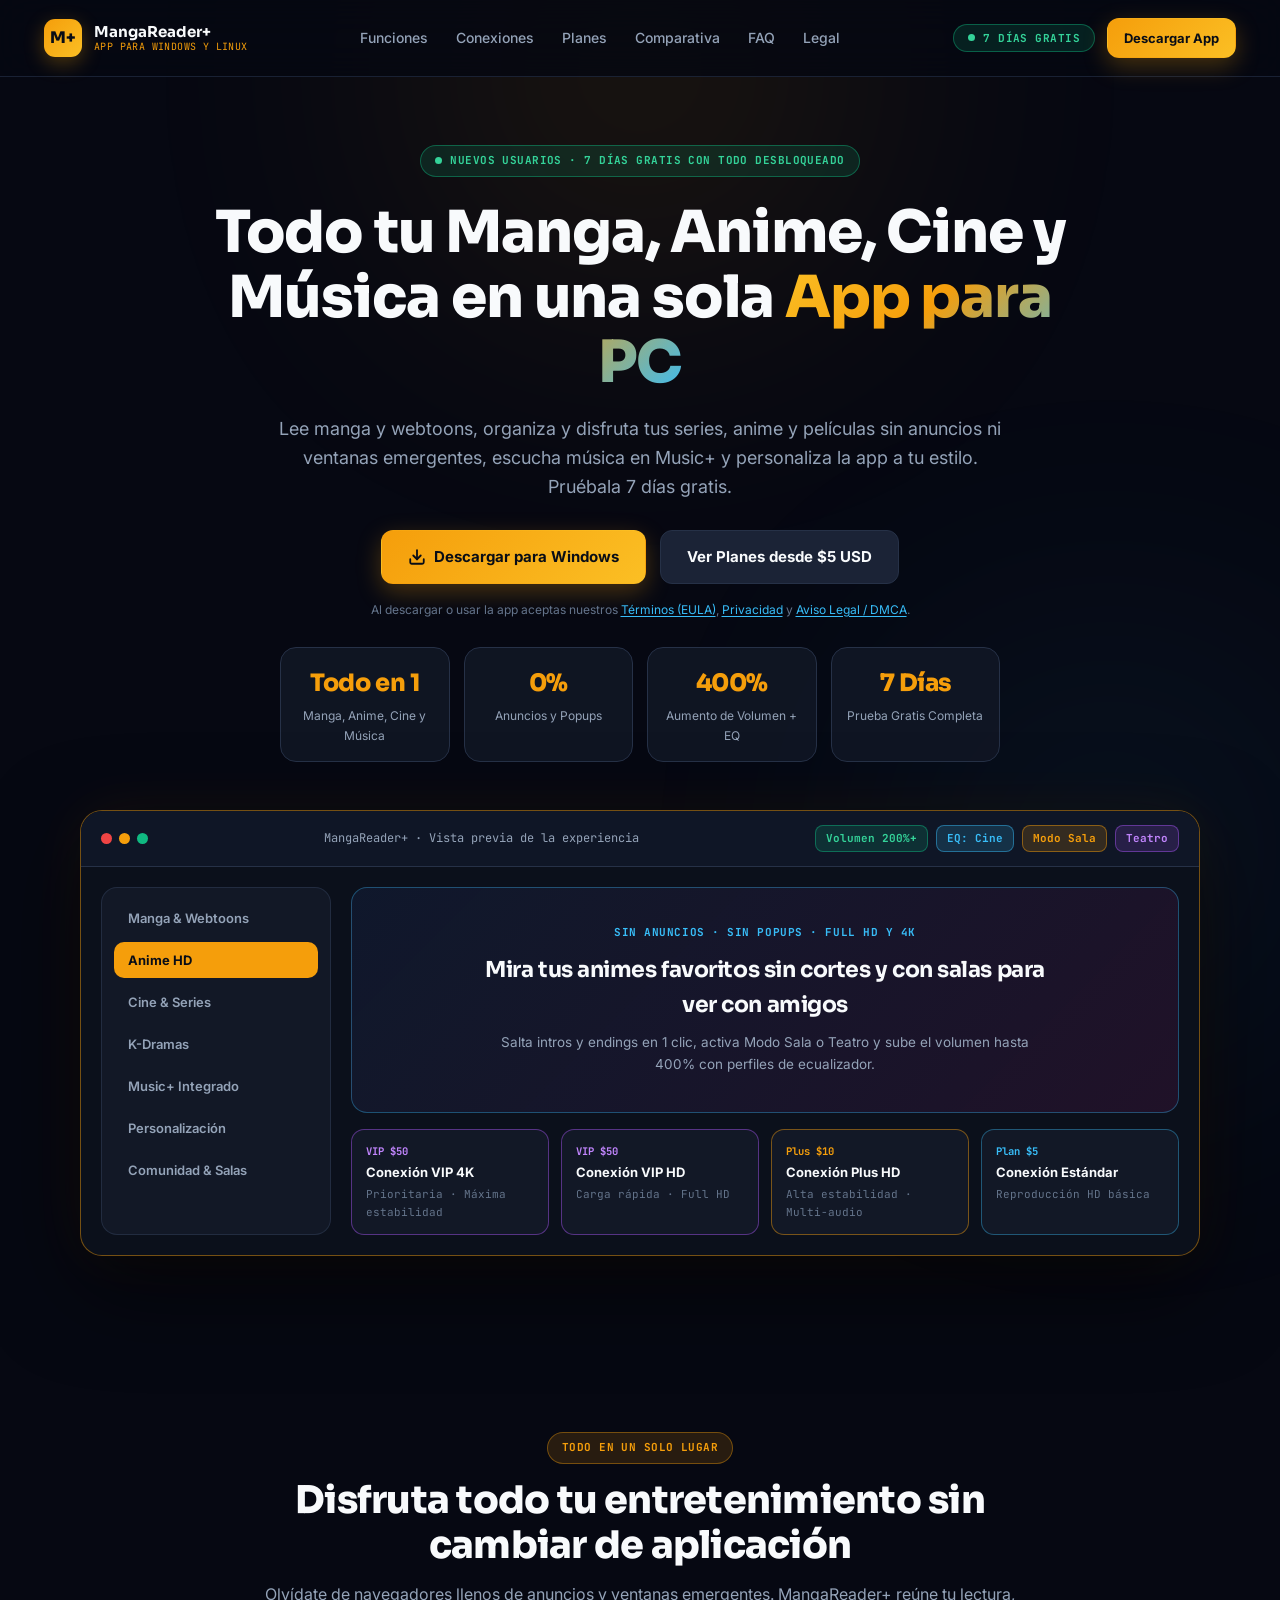
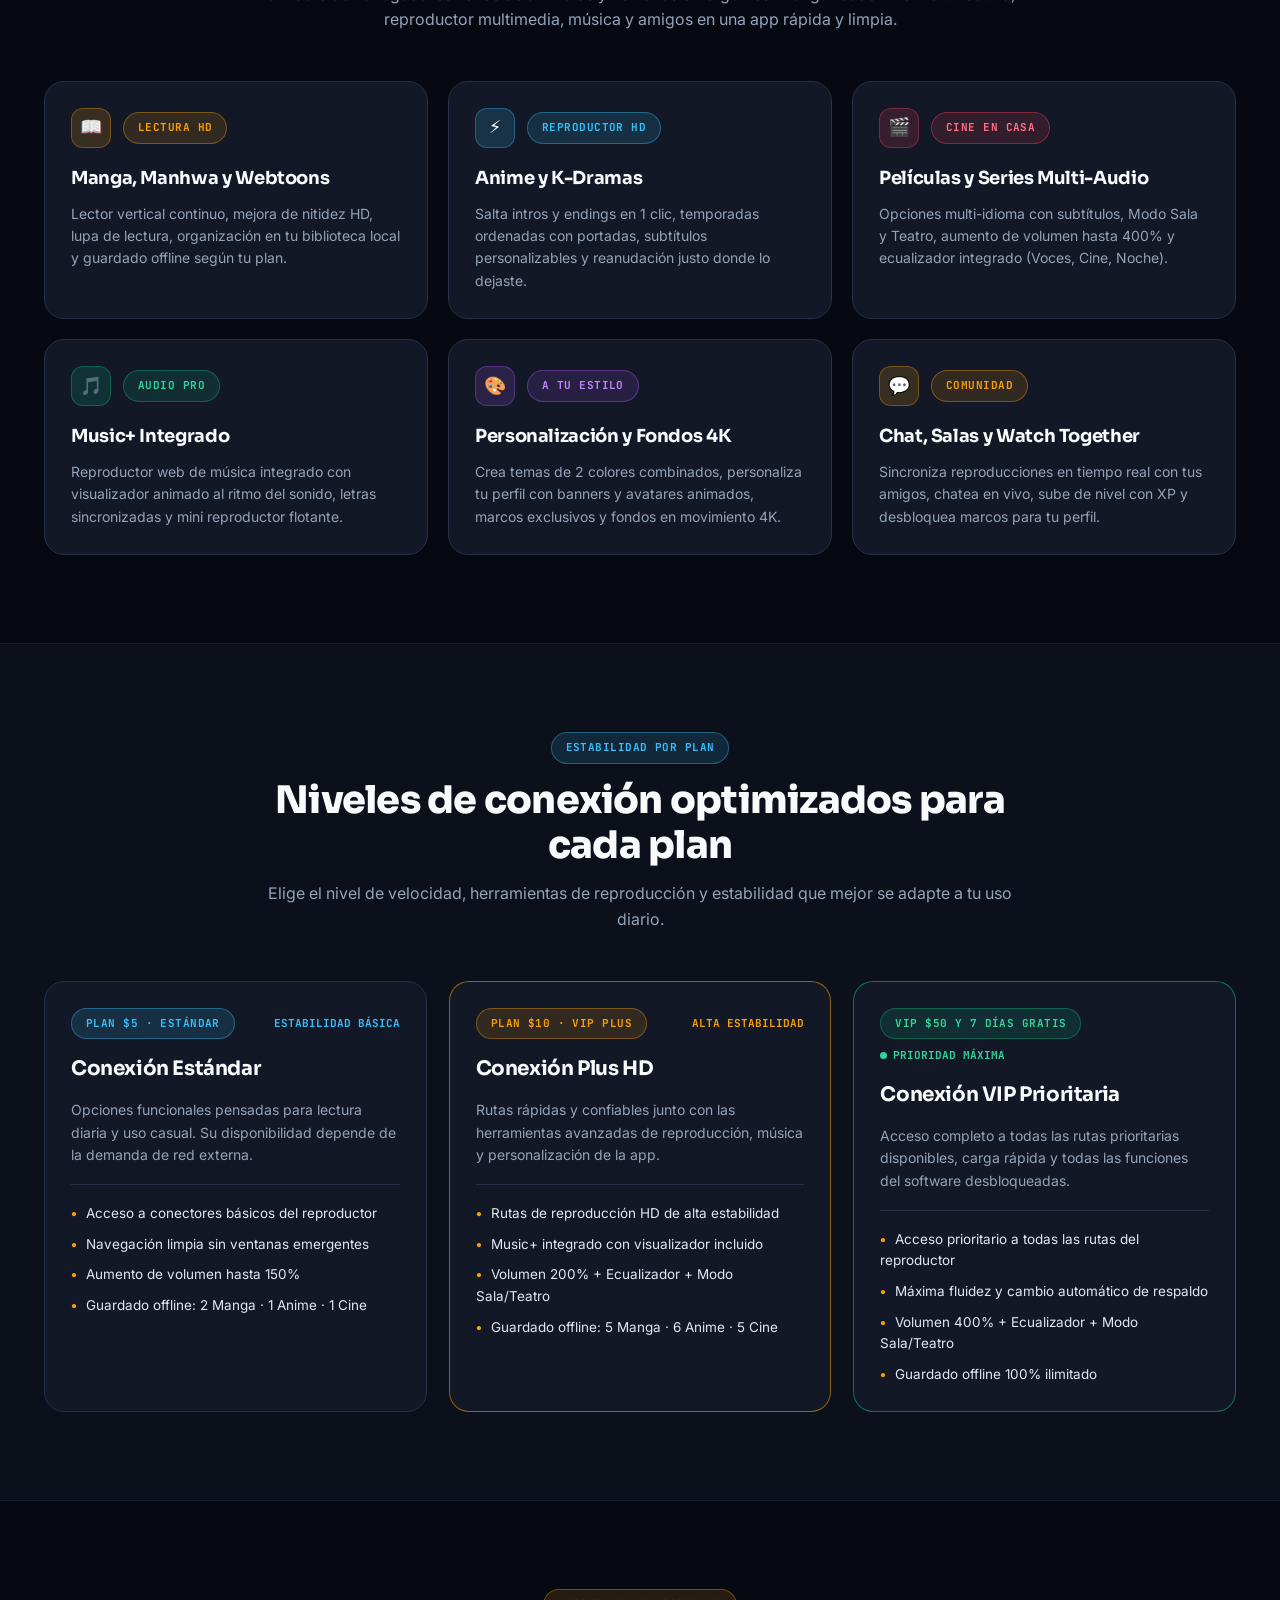
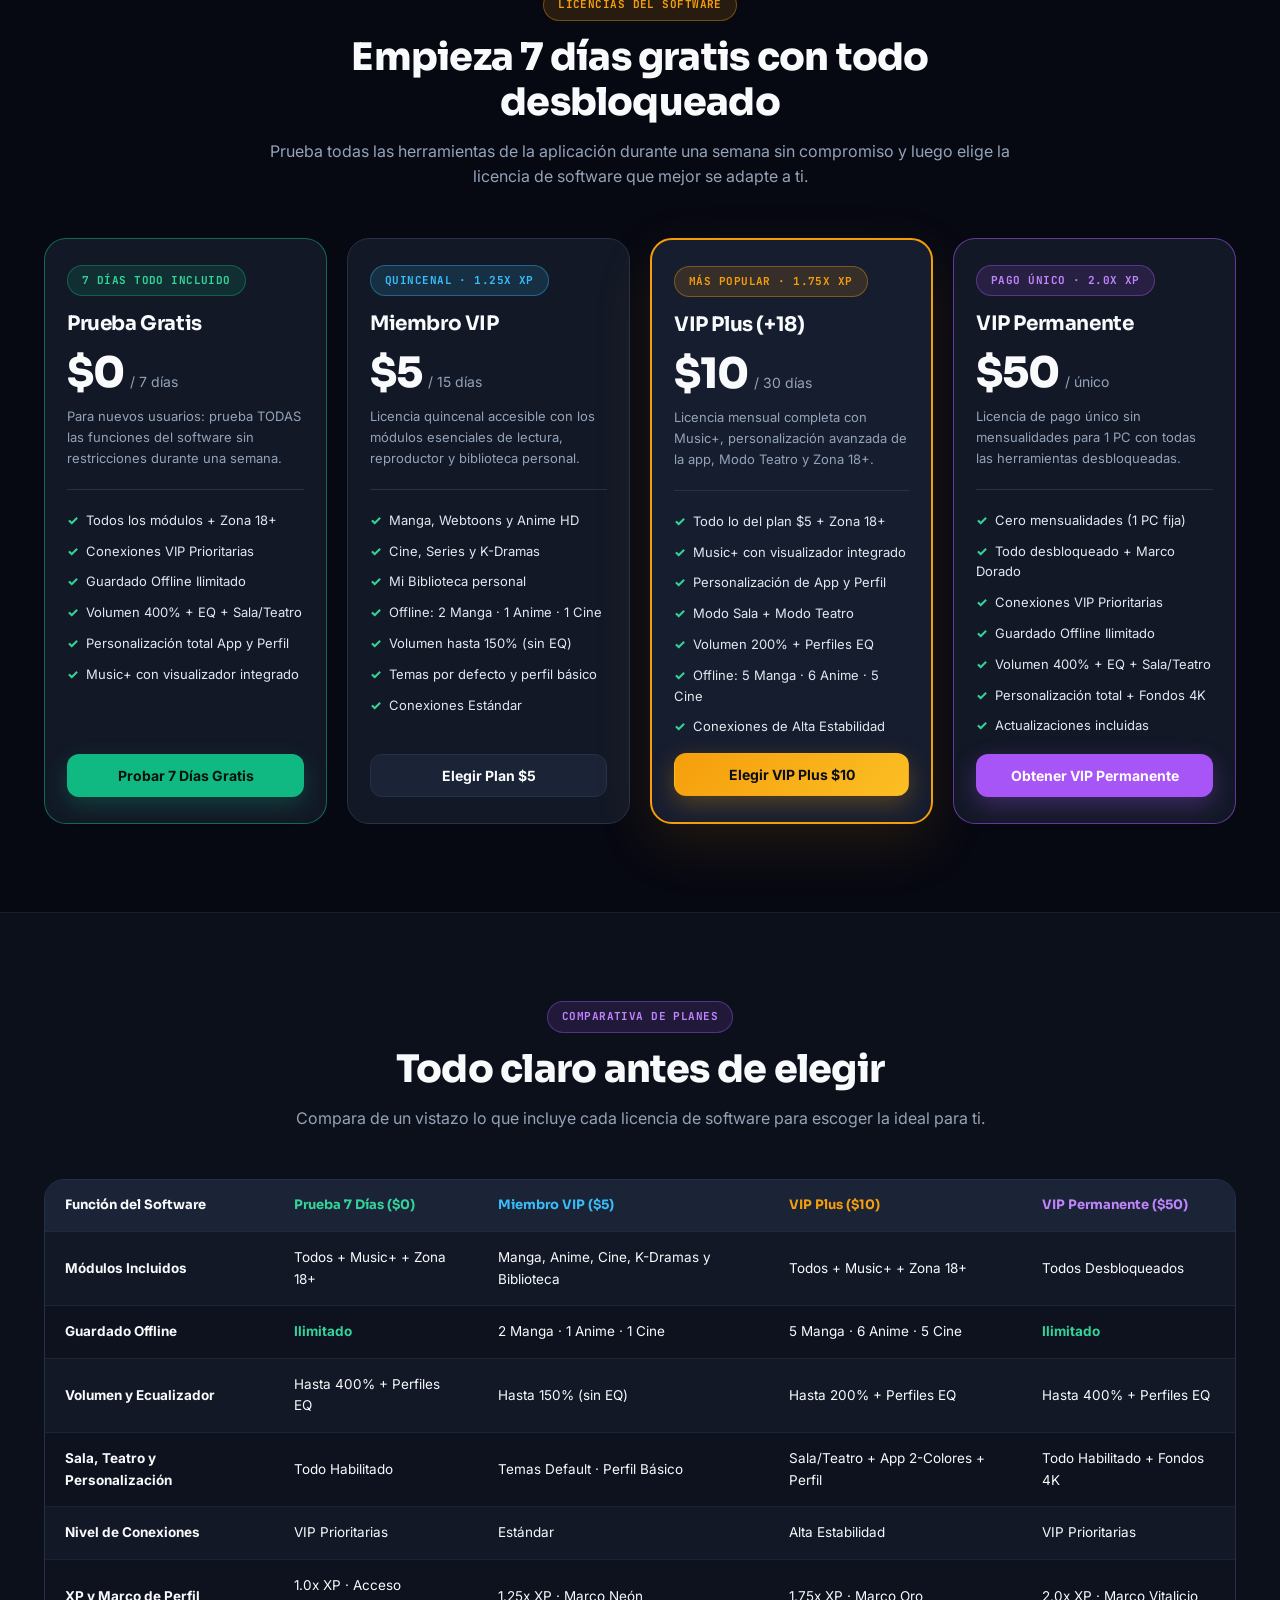
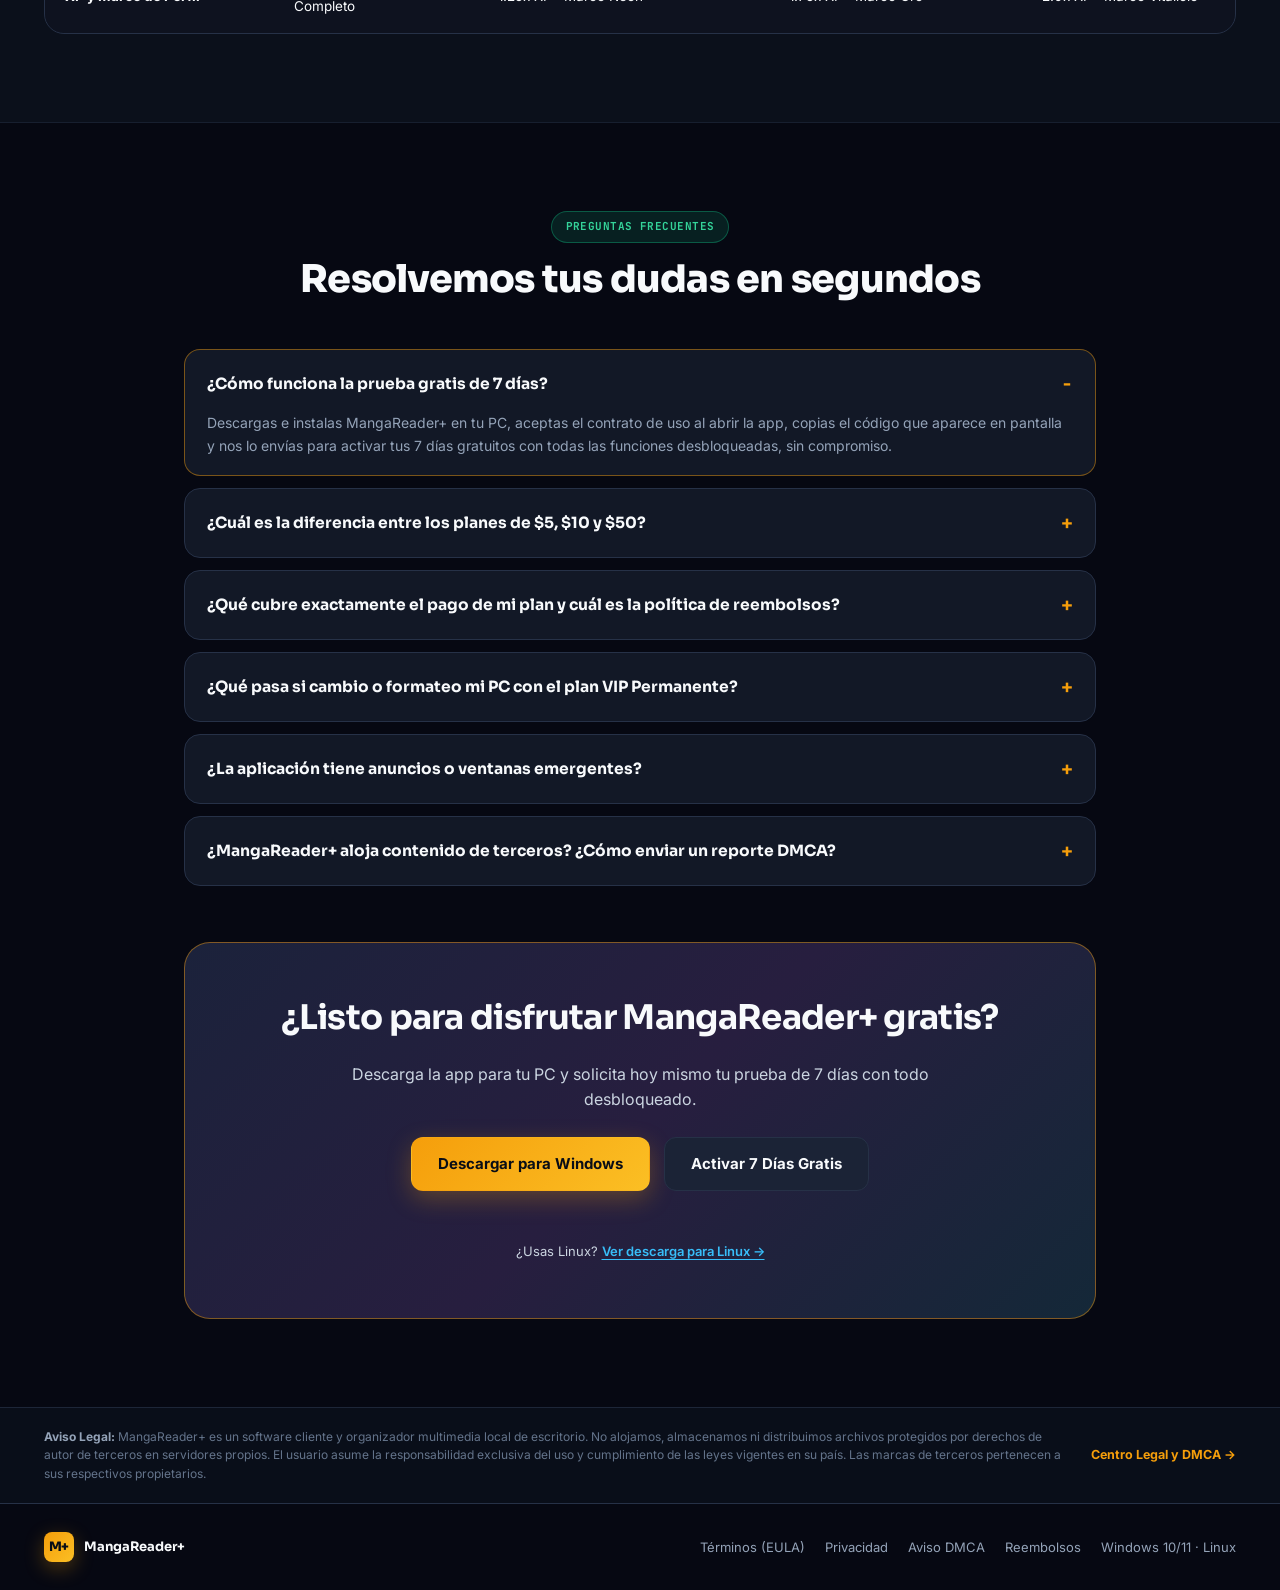
<file: docs/index.html>
<!DOCTYPE html>
<html lang="es">
<head>
  <meta charset="UTF-8" />
  <meta name="viewport" content="width=device-width, initial-scale=1.0" />
  <title>MangaReader+ — Todo tu Manga, Anime, Cine y Música en una sola App</title>
  <meta name="description" content="Lee manga y webtoons, organiza tus series, películas y anime en un reproductor sin anuncios ni popups, escucha música en Music+ y personaliza la app a tu estilo. Pruébala 7 días gratis en Windows y Linux." />
  <meta property="og:title" content="MangaReader+ — App Todo-en-Uno para PC" />
  <meta property="og:description" content="Lector de manga, reproductor multimedia sin ventanas emergentes, Music+ integrado y personalización total. 7 días gratis con todo desbloqueado." />
  <meta property="og:image" content="https://github.com/user-attachments/assets/0fff0aef-9899-4e54-8212-9d727c70598d" />
  <meta name="theme-color" content="#060812" />
  <link rel="icon" href="https://github.com/user-attachments/assets/0fff0aef-9899-4e54-8212-9d727c70598d" />
  <link rel="preconnect" href="https://fonts.googleapis.com" />
  <link rel="preconnect" href="https://fonts.gstatic.com" crossorigin />
  <link href="https://fonts.googleapis.com/css2?family=Inter:wght@400;500;600;700;800&family=JetBrains+Mono:wght@500;700&family=Sora:wght@600;700;800&display=swap" rel="stylesheet" />
  <link rel="stylesheet" href="./styles.css" />
</head>
<body>
  <!-- Ambient Background Glows -->
  <div class="ambient-glow ambient-amber" aria-hidden="true"></div>
  <div class="ambient-glow ambient-cyan" aria-hidden="true"></div>

  <!-- Navbar -->
  <header class="navbar" id="top">
    <div class="container nav-inner">
      <a href="#top" class="brand" aria-label="MangaReader+">
        <span class="brand-mark">M+</span>
        <span class="brand-text">
          <strong>MangaReader+</strong>
          <small>APP PARA WINDOWS Y LINUX</small>
        </span>
      </a>

      <nav class="nav-links" aria-label="Navegación principal">
        <a href="#funciones">Funciones</a>
        <a href="#servidores">Conexiones</a>
        <a href="#planes">Planes</a>
        <a href="#comparativa">Comparativa</a>
        <a href="#faq">FAQ</a>
        <a href="./legal.html">Legal</a>
      </nav>

      <div class="nav-actions">
        <button type="button" class="pill-emerald nav-trial-btn" data-open-modal="Prueba Gratis 7 Días ($0)">
          <span class="pulse-dot"></span> 7 Días Gratis
        </button>
        <a href="https://github.com/snaxky915-dotcom/MangaReader_Enterprise_v3/releases/latest" target="_blank" rel="noopener noreferrer" class="btn btn-primary btn-sm">
          Descargar App
        </a>
        <button type="button" class="mobile-menu-btn" id="mobileMenuBtn" aria-label="Abrir menú" aria-expanded="false">
          <span></span><span></span><span></span>
        </button>
      </div>
    </div>

    <div class="mobile-drawer" id="mobileDrawer" hidden>
      <a href="#funciones">Funciones</a>
      <a href="#servidores">Conexiones</a>
      <a href="#planes">Planes y Precios</a>
      <a href="#comparativa">Comparativa</a>
      <a href="#faq">Preguntas Frecuentes</a>
      <a href="./legal.html">Términos, Privacidad y DMCA</a>
      <button type="button" class="btn btn-emerald btn-block" data-open-modal="Prueba Gratis 7 Días ($0)">Activar 7 Días Gratis</button>
      <a href="https://github.com/snaxky915-dotcom/MangaReader_Enterprise_v3/releases/latest" target="_blank" rel="noopener noreferrer" class="btn btn-primary btn-block">Descargar para Windows</a>
    </div>
  </header>

  <main>
    <!-- Hero Section -->
    <section class="hero">
      <div class="container hero-inner">
        <div class="pill-emerald hero-announcement">
          <span class="pulse-dot"></span>
          NUEVOS USUARIOS · 7 DÍAS GRATIS CON TODO DESBLOQUEADO
        </div>

        <h1 class="hero-title">
          Todo tu Manga, Anime, Cine y Música en una sola <span class="text-gradient">App para PC</span>
        </h1>

        <p class="hero-subtitle">
          Lee manga y webtoons, organiza y disfruta tus series, anime y películas sin anuncios ni ventanas emergentes, escucha música en Music+ y personaliza la app a tu estilo. Pruébala 7 días gratis.
        </p>

        <div class="hero-ctas">
          <a href="https://github.com/snaxky915-dotcom/MangaReader_Enterprise_v3/releases/latest" target="_blank" rel="noopener noreferrer" class="btn btn-primary btn-lg">
            <svg width="18" height="18" viewBox="0 0 24 24" fill="none" stroke="currentColor" stroke-width="2.4" stroke-linecap="round" stroke-linejoin="round" aria-hidden="true"><path d="M21 15v4a2 2 0 0 1-2 2H5a2 2 0 0 1-2-2v-4"/><polyline points="7 10 12 15 17 10"/><line x1="12" y1="15" x2="12" y2="3"/></svg>
            Descargar para Windows
          </a>
          <a href="#planes" class="btn btn-secondary btn-lg">
            Ver Planes desde $5 USD
          </a>
        </div>

        <p class="hero-legal-note">
          Al descargar o usar la app aceptas nuestros <a href="./legal.html#terminos">Términos (EULA)</a>, <a href="./legal.html#privacidad">Privacidad</a> y <a href="./legal.html#dmca">Aviso Legal / DMCA</a>.
        </p>

        <div class="hero-metrics">
          <div class="metric-card">
            <span class="metric-val">Todo en 1</span>
            <span class="metric-lbl">Manga, Anime, Cine y Música</span>
          </div>
          <div class="metric-card">
            <span class="metric-val">0%</span>
            <span class="metric-lbl">Anuncios y Popups</span>
          </div>
          <div class="metric-card">
            <span class="metric-val">400%</span>
            <span class="metric-lbl">Aumento de Volumen + EQ</span>
          </div>
          <div class="metric-card">
            <span class="metric-val">7 Días</span>
            <span class="metric-lbl">Prueba Gratis Completa</span>
          </div>
        </div>

        <!-- Interactive Desktop App Showcase Window -->
        <div class="app-window" aria-label="Vista previa interactiva de MangaReader+">
          <div class="app-titlebar">
            <div class="window-dots" aria-hidden="true">
              <span class="dot red"></span>
              <span class="dot yellow"></span>
              <span class="dot green"></span>
            </div>
            <span class="window-title">MangaReader+ · Vista previa de la experiencia</span>
            <div class="window-chips">
              <span class="chip chip-emerald">Volumen 200%+</span>
              <span class="chip chip-cyan">EQ: Cine</span>
              <span class="chip chip-amber">Modo Sala</span>
              <span class="chip chip-violet">Teatro</span>
            </div>
          </div>

          <div class="app-body">
            <aside class="app-sidebar" role="tablist" aria-label="Módulos en vista previa">
              <button type="button" class="app-nav-item" role="tab" data-preview="manga">Manga &amp; Webtoons</button>
              <button type="button" class="app-nav-item active" role="tab" aria-selected="true" data-preview="anime">Anime HD</button>
              <button type="button" class="app-nav-item" role="tab" data-preview="cine">Cine &amp; Series</button>
              <button type="button" class="app-nav-item" role="tab" data-preview="kdramas">K-Dramas</button>
              <button type="button" class="app-nav-item" role="tab" data-preview="music">Music+ Integrado</button>
              <button type="button" class="app-nav-item" role="tab" data-preview="personalizacion">Personalización</button>
              <button type="button" class="app-nav-item" role="tab" data-preview="comunidad">Comunidad &amp; Salas</button>
            </aside>

            <div class="app-stage">
              <div class="stage-screen" id="stageScreen">
                <span class="stage-eyebrow" id="stageEyebrow">SIN ANUNCIOS · SIN POPUPS · FULL HD Y 4K</span>
                <h3 class="stage-headline" id="stageHeadline">Mira tus animes favoritos sin cortes y con salas para ver con amigos</h3>
                <p class="stage-meta" id="stageMeta">Salta intros y endings en 1 clic, activa Modo Sala o Teatro y sube el volumen hasta 400% con perfiles de ecualizador.</p>
              </div>

              <div class="server-matrix" id="serverMatrix">
                <div class="srv-pill srv-vip">
                  <span class="srv-tag">VIP $50</span>
                  <strong>Conexión VIP 4K</strong>
                  <small>Prioritaria · Máxima estabilidad</small>
                </div>
                <div class="srv-pill srv-vip">
                  <span class="srv-tag">VIP $50</span>
                  <strong>Conexión VIP HD</strong>
                  <small>Carga rápida · Full HD</small>
                </div>
                <div class="srv-pill srv-plus">
                  <span class="srv-tag">Plus $10</span>
                  <strong>Conexión Plus HD</strong>
                  <small>Alta estabilidad · Multi-audio</small>
                </div>
                <div class="srv-pill srv-base">
                  <span class="srv-tag">Plan $5</span>
                  <strong>Conexión Estándar</strong>
                  <small>Reproducción HD básica</small>
                </div>
              </div>
            </div>
          </div>
        </div>
      </div>
    </section>

    <!-- Section 3: Ecosystem Modules Bento -->
    <section class="section" id="funciones">
      <div class="container">
        <div class="section-header">
          <span class="eyebrow eyebrow-amber">TODO EN UN SOLO LUGAR</span>
          <h2>Disfruta todo tu entretenimiento sin cambiar de aplicación</h2>
          <p>Olvídate de navegadores llenos de anuncios y ventanas emergentes. MangaReader+ reúne tu lectura, reproductor multimedia, música y amigos en una app rápida y limpia.</p>
        </div>

        <div class="bento-grid">
          <article class="feature-card">
            <div class="feature-top">
              <span class="icon-box icon-amber">📖</span>
              <span class="mini-tag tag-amber">LECTURA HD</span>
            </div>
            <h3>Manga, Manhwa y Webtoons</h3>
            <p>Lector vertical continuo, mejora de nitidez HD, lupa de lectura, organización en tu biblioteca local y guardado offline según tu plan.</p>
          </article>

          <article class="feature-card">
            <div class="feature-top">
              <span class="icon-box icon-cyan">⚡</span>
              <span class="mini-tag tag-cyan">REPRODUCTOR HD</span>
            </div>
            <h3>Anime y K-Dramas</h3>
            <p>Salta intros y endings en 1 clic, temporadas ordenadas con portadas, subtítulos personalizables y reanudación justo donde lo dejaste.</p>
          </article>

          <article class="feature-card">
            <div class="feature-top">
              <span class="icon-box icon-rose">🎬</span>
              <span class="mini-tag tag-rose">CINE EN CASA</span>
            </div>
            <h3>Películas y Series Multi-Audio</h3>
            <p>Opciones multi-idioma con subtítulos, Modo Sala y Teatro, aumento de volumen hasta 400% y ecualizador integrado (Voces, Cine, Noche).</p>
          </article>

          <article class="feature-card">
            <div class="feature-top">
              <span class="icon-box icon-emerald">🎵</span>
              <span class="mini-tag tag-emerald">AUDIO PRO</span>
            </div>
            <h3>Music+ Integrado</h3>
            <p>Reproductor web de música integrado con visualizador animado al ritmo del sonido, letras sincronizadas y mini reproductor flotante.</p>
          </article>

          <article class="feature-card">
            <div class="feature-top">
              <span class="icon-box icon-violet">🎨</span>
              <span class="mini-tag tag-violet">A TU ESTILO</span>
            </div>
            <h3>Personalización y Fondos 4K</h3>
            <p>Crea temas de 2 colores combinados, personaliza tu perfil con banners y avatares animados, marcos exclusivos y fondos en movimiento 4K.</p>
          </article>

          <article class="feature-card">
            <div class="feature-top">
              <span class="icon-box icon-amber">💬</span>
              <span class="mini-tag tag-amber">COMUNIDAD</span>
            </div>
            <h3>Chat, Salas y Watch Together</h3>
            <p>Sincroniza reproducciones en tiempo real con tus amigos, chatea en vivo, sube de nivel con XP y desbloquea marcos para tu perfil.</p>
          </article>
        </div>
      </div>
    </section>

    <!-- Section 4: 3-Tier Connection Stability -->
    <section class="section section-elevated" id="servidores">
      <div class="container">
        <div class="section-header">
          <span class="eyebrow eyebrow-cyan">ESTABILIDAD POR PLAN</span>
          <h2>Niveles de conexión optimizados para cada plan</h2>
          <p>Elige el nivel de velocidad, herramientas de reproducción y estabilidad que mejor se adapte a tu uso diario.</p>
        </div>

        <div class="servers-grid">
          <article class="server-card">
            <div class="server-card-head">
              <span class="mini-tag tag-cyan">PLAN $5 · ESTÁNDAR</span>
              <span class="uptime-badge uptime-cyan">ESTABILIDAD BÁSICA</span>
            </div>
            <h3>Conexión Estándar</h3>
            <p>Opciones funcionales pensadas para lectura diaria y uso casual. Su disponibilidad depende de la demanda de red externa.</p>
            <hr class="card-divider" />
            <ul class="check-list">
              <li>Acceso a conectores básicos del reproductor</li>
              <li>Navegación limpia sin ventanas emergentes</li>
              <li>Aumento de volumen hasta 150%</li>
              <li>Guardado offline: 2 Manga · 1 Anime · 1 Cine</li>
            </ul>
          </article>

          <article class="server-card server-card-amber">
            <div class="server-card-head">
              <span class="mini-tag tag-amber">PLAN $10 · VIP PLUS</span>
              <span class="uptime-badge uptime-amber">ALTA ESTABILIDAD</span>
            </div>
            <h3>Conexión Plus HD</h3>
            <p>Rutas rápidas y confiables junto con las herramientas avanzadas de reproducción, música y personalización de la app.</p>
            <hr class="card-divider" />
            <ul class="check-list">
              <li>Rutas de reproducción HD de alta estabilidad</li>
              <li>Music+ integrado con visualizador incluido</li>
              <li>Volumen 200% + Ecualizador + Modo Sala/Teatro</li>
              <li>Guardado offline: 5 Manga · 6 Anime · 5 Cine</li>
            </ul>
          </article>

          <article class="server-card server-card-emerald">
            <div class="server-card-head">
              <span class="mini-tag tag-emerald">VIP $50 Y 7 DÍAS GRATIS</span>
              <span class="uptime-badge uptime-emerald"><span class="pulse-dot"></span> PRIORIDAD MÁXIMA</span>
            </div>
            <h3>Conexión VIP Prioritaria</h3>
            <p>Acceso completo a todas las rutas prioritarias disponibles, carga rápida y todas las funciones del software desbloqueadas.</p>
            <hr class="card-divider" />
            <ul class="check-list">
              <li>Acceso prioritario a todas las rutas del reproductor</li>
              <li>Máxima fluidez y cambio automático de respaldo</li>
              <li>Volumen 400% + Ecualizador + Modo Sala/Teatro</li>
              <li>Guardado offline 100% ilimitado</li>
            </ul>
          </article>
        </div>
      </div>
    </section>

    <!-- Section 5: Commercial Pricing Plans -->
    <section class="section" id="planes">
      <div class="container">
        <div class="section-header">
          <span class="eyebrow eyebrow-amber">LICENCIAS DEL SOFTWARE</span>
          <h2>Empieza 7 días gratis con todo desbloqueado</h2>
          <p>Prueba todas las herramientas de la aplicación durante una semana sin compromiso y luego elige la licencia de software que mejor se adapte a ti.</p>
        </div>

        <div class="pricing-grid">
          <!-- Plan 0: 7 Days Free Full Trial -->
          <article class="pricing-card card-emerald">
            <div class="pricing-top">
              <span class="mini-tag tag-emerald">7 DÍAS TODO INCLUIDO</span>
              <h3>Prueba Gratis</h3>
              <div class="price-row">
                <span class="price-amount">$0</span>
                <span class="price-cycle">/ 7 días</span>
              </div>
              <p class="plan-desc">Para nuevos usuarios: prueba TODAS las funciones del software sin restricciones durante una semana.</p>
            </div>
            <hr class="card-divider" />
            <ul class="plan-features">
              <li>Todos los módulos + Zona 18+</li>
              <li>Conexiones VIP Prioritarias</li>
              <li>Guardado Offline Ilimitado</li>
              <li>Volumen 400% + EQ + Sala/Teatro</li>
              <li>Personalización total App y Perfil</li>
              <li>Music+ con visualizador integrado</li>
            </ul>
            <button type="button" class="btn btn-emerald btn-block" data-open-modal="Prueba Gratis 7 Días ($0)">
              Probar 7 Días Gratis
            </button>
          </article>

          <!-- Plan 1: $5 Miembro VIP -->
          <article class="pricing-card">
            <div class="pricing-top">
              <span class="mini-tag tag-cyan">QUINCENAL · 1.25x XP</span>
              <h3>Miembro VIP</h3>
              <div class="price-row">
                <span class="price-amount">$5</span>
                <span class="price-cycle">/ 15 días</span>
              </div>
              <p class="plan-desc">Licencia quincenal accesible con los módulos esenciales de lectura, reproductor y biblioteca personal.</p>
            </div>
            <hr class="card-divider" />
            <ul class="plan-features">
              <li>Manga, Webtoons y Anime HD</li>
              <li>Cine, Series y K-Dramas</li>
              <li>Mi Biblioteca personal</li>
              <li>Offline: 2 Manga · 1 Anime · 1 Cine</li>
              <li>Volumen hasta 150% (sin EQ)</li>
              <li>Temas por defecto y perfil básico</li>
              <li>Conexiones Estándar</li>
            </ul>
            <button type="button" class="btn btn-secondary btn-block" data-open-modal="Miembro VIP ($5 / 15 días)">
              Elegir Plan $5
            </button>
          </article>

          <!-- Plan 2: $10 VIP Plus (POPULAR) -->
          <article class="pricing-card card-featured">
            <div class="pricing-top">
              <span class="mini-tag tag-amber">MÁS POPULAR · 1.75x XP</span>
              <h3>VIP Plus (+18)</h3>
              <div class="price-row">
                <span class="price-amount">$10</span>
                <span class="price-cycle">/ 30 días</span>
              </div>
              <p class="plan-desc">Licencia mensual completa con Music+, personalización avanzada de la app, Modo Teatro y Zona 18+.</p>
            </div>
            <hr class="card-divider" />
            <ul class="plan-features">
              <li>Todo lo del plan $5 + Zona 18+</li>
              <li>Music+ con visualizador integrado</li>
              <li>Personalización de App y Perfil</li>
              <li>Modo Sala + Modo Teatro</li>
              <li>Volumen 200% + Perfiles EQ</li>
              <li>Offline: 5 Manga · 6 Anime · 5 Cine</li>
              <li>Conexiones de Alta Estabilidad</li>
            </ul>
            <button type="button" class="btn btn-primary btn-block" data-open-modal="VIP Plus +18 ($10 / mes)">
              Elegir VIP Plus $10
            </button>
          </article>

          <!-- Plan 3: $50 VIP Permanente -->
          <article class="pricing-card card-violet">
            <div class="pricing-top">
              <span class="mini-tag tag-violet">PAGO ÚNICO · 2.0x XP</span>
              <h3>VIP Permanente</h3>
              <div class="price-row">
                <span class="price-amount">$50</span>
                <span class="price-cycle">/ único</span>
              </div>
              <p class="plan-desc">Licencia de pago único sin mensualidades para 1 PC con todas las herramientas desbloqueadas.</p>
            </div>
            <hr class="card-divider" />
            <ul class="plan-features">
              <li>Cero mensualidades (1 PC fija)</li>
              <li>Todo desbloqueado + Marco Dorado</li>
              <li>Conexiones VIP Prioritarias</li>
              <li>Guardado Offline Ilimitado</li>
              <li>Volumen 400% + EQ + Sala/Teatro</li>
              <li>Personalización total + Fondos 4K</li>
              <li>Actualizaciones incluidas</li>
            </ul>
            <button type="button" class="btn btn-violet btn-block" data-open-modal="VIP Permanente ($50 pago único)">
              Obtener VIP Permanente
            </button>
          </article>
        </div>
      </div>
    </section>

    <!-- Section 6: Comparison Table -->
    <section class="section section-elevated" id="comparativa">
      <div class="container">
        <div class="section-header">
          <span class="eyebrow eyebrow-violet">COMPARATIVA DE PLANES</span>
          <h2>Todo claro antes de elegir</h2>
          <p>Compara de un vistazo lo que incluye cada licencia de software para escoger la ideal para ti.</p>
        </div>

        <div class="table-wrap">
          <table class="compare-table">
            <thead>
              <tr>
                <th>Función del Software</th>
                <th class="col-emerald">Prueba 7 Días ($0)</th>
                <th class="col-cyan">Miembro VIP ($5)</th>
                <th class="col-amber">VIP Plus ($10)</th>
                <th class="col-violet">VIP Permanente ($50)</th>
              </tr>
            </thead>
            <tbody>
              <tr>
                <td><strong>Módulos Incluidos</strong></td>
                <td>Todos + Music+ + Zona 18+</td>
                <td>Manga, Anime, Cine, K-Dramas y Biblioteca</td>
                <td>Todos + Music+ + Zona 18+</td>
                <td>Todos Desbloqueados</td>
              </tr>
              <tr>
                <td><strong>Guardado Offline</strong></td>
                <td><span class="val-strong">Ilimitado</span></td>
                <td>2 Manga · 1 Anime · 1 Cine</td>
                <td>5 Manga · 6 Anime · 5 Cine</td>
                <td><span class="val-strong">Ilimitado</span></td>
              </tr>
              <tr>
                <td><strong>Volumen y Ecualizador</strong></td>
                <td>Hasta 400% + Perfiles EQ</td>
                <td>Hasta 150% (sin EQ)</td>
                <td>Hasta 200% + Perfiles EQ</td>
                <td>Hasta 400% + Perfiles EQ</td>
              </tr>
              <tr>
                <td><strong>Sala, Teatro y Personalización</strong></td>
                <td>Todo Habilitado</td>
                <td>Temas Default · Perfil Básico</td>
                <td>Sala/Teatro + App 2-Colores + Perfil</td>
                <td>Todo Habilitado + Fondos 4K</td>
              </tr>
              <tr>
                <td><strong>Nivel de Conexiones</strong></td>
                <td>VIP Prioritarias</td>
                <td>Estándar</td>
                <td>Alta Estabilidad</td>
                <td>VIP Prioritarias</td>
              </tr>
              <tr>
                <td><strong>XP y Marco de Perfil</strong></td>
                <td>1.0x XP · Acceso Completo</td>
                <td>1.25x XP · Marco Neón</td>
                <td>1.75x XP · Marco Oro</td>
                <td>2.0x XP · Marco Vitalicio</td>
              </tr>
            </tbody>
          </table>
        </div>
      </div>
    </section>

    <!-- Section 7: FAQ Accordion -->
    <section class="section" id="faq">
      <div class="container container-narrow">
        <div class="section-header">
          <span class="eyebrow eyebrow-emerald">PREGUNTAS FRECUENTES</span>
          <h2>Resolvemos tus dudas en segundos</h2>
        </div>

        <div class="faq-list">
          <details class="faq-item" open>
            <summary>¿Cómo funciona la prueba gratis de 7 días?</summary>
            <p>Descargas e instalas MangaReader+ en tu PC, aceptas el contrato de uso al abrir la app, copias el código que aparece en pantalla y nos lo envías para activar tus 7 días gratuitos con todas las funciones desbloqueadas, sin compromiso.</p>
          </details>
          <details class="faq-item">
            <summary>¿Cuál es la diferencia entre los planes de $5, $10 y $50?</summary>
            <p><strong>Miembro VIP ($5 / 15 días)</strong> incluye lectura, reproductor y biblioteca con temas por defecto, volumen hasta 150%, guardado offline básico y conexiones estándar. <strong>VIP Plus ($10 / mes)</strong> agrega Music+, Zona 18+ (solo mayores de edad), personalización completa de la app y perfil, Modo Sala/Teatro, volumen 200% con ecualizador, mayor cupo offline y conexiones de alta estabilidad. <strong>VIP Permanente ($50 pago único)</strong> elimina mensualidades en 1 PC y desbloquea guardado offline ilimitado, volumen 400% y conexiones VIP prioritarias.</p>
          </details>
          <details class="faq-item">
            <summary>¿Qué cubre exactamente el pago de mi plan y cuál es la política de reembolsos?</summary>
            <p>El pago cubre exclusivamente la licencia de uso del software de escritorio, sus herramientas de interfaz y soporte técnico (no vendemos obras protegidas de terceros). Como ofrecemos 7 días de prueba gratis completa antes de pagar, las licencias digitales ya activadas no son reembolsables, salvo fallo técnico comprobable que impida usar el software. Consulta los detalles en <a href="./legal.html#reembolsos" class="inline-legal-link">Política de Reembolsos</a>.</p>
          </details>
          <details class="faq-item">
            <summary>¿Qué pasa si cambio o formateo mi PC con el plan VIP Permanente?</summary>
            <p>Tu licencia de $50 se vincula a una PC de forma permanente. Si cambias de equipo o formateas tu computadora, puedes escribirnos a soporte para ayudarte con una transferencia asistida de tu acceso.</p>
          </details>
          <details class="faq-item">
            <summary>¿La aplicación tiene anuncios o ventanas emergentes?</summary>
            <p>No. MangaReader+ cuenta con filtrado automático integrado que detiene ventanas emergentes molestas y redirecciones para que disfrutes una interfaz limpia y segura.</p>
          </details>
          <details class="faq-item">
            <summary>¿MangaReader+ aloja contenido de terceros? ¿Cómo enviar un reporte DMCA?</summary>
            <p>No. MangaReader+ es una herramienta cliente de escritorio y no aloja, sube ni distribuye archivos protegidos por derechos de autor en servidores propios. Si eres titular de derechos y deseas reportar un enlace o contenido publicado por usuarios, revisa nuestro <a href="./legal.html#dmca" class="inline-legal-link">Aviso Legal y Política DMCA</a>.</p>
          </details>
        </div>

        <!-- Final CTA Banner -->
        <div class="final-cta">
          <h2>¿Listo para disfrutar MangaReader+ gratis?</h2>
          <p>Descarga la app para tu PC y solicita hoy mismo tu prueba de 7 días con todo desbloqueado.</p>
          <div class="hero-ctas">
            <a href="https://github.com/snaxky915-dotcom/MangaReader_Enterprise_v3/releases/latest" target="_blank" rel="noopener noreferrer" class="btn btn-primary btn-lg">
              Descargar para Windows
            </a>
            <button type="button" class="btn btn-secondary btn-lg" data-open-modal="Prueba Gratis 7 Días ($0)">
              Activar 7 Días Gratis
            </button>
          </div>
          <p class="linux-link-row">
            ¿Usas Linux? <a href="https://github.com/snaxky915-dotcom/MangaReader_Enterprise_v3/releases/latest" target="_blank" rel="noopener noreferrer">Ver descarga para Linux &rarr;</a>
          </p>
        </div>
      </div>
    </section>

    <!-- Legal Disclaimer Strip -->
    <section class="legal-disclaimer-strip" aria-label="Aviso legal y derechos de autor">
      <div class="container legal-strip-inner">
        <p>
          <strong>Aviso Legal:</strong> MangaReader+ es un software cliente y organizador multimedia local de escritorio. No alojamos, almacenamos ni distribuimos archivos protegidos por derechos de autor de terceros en servidores propios. El usuario asume la responsabilidad exclusiva del uso y cumplimiento de las leyes vigentes en su país. Las marcas de terceros pertenecen a sus respectivos propietarios.
        </p>
        <a href="./legal.html#dmca" class="legal-strip-cta">Centro Legal y DMCA &rarr;</a>
      </div>
    </section>
  </main>

  <!-- Footer -->
  <footer class="footer">
    <div class="container footer-inner">
      <div class="footer-brand">
        <span class="brand-mark brand-mark-sm">M+</span>
        <span>MangaReader+</span>
      </div>
      <div class="footer-links">
        <a href="./legal.html#terminos">Términos (EULA)</a>
        <a href="./legal.html#privacidad">Privacidad</a>
        <a href="./legal.html#dmca">Aviso DMCA</a>
        <a href="./legal.html#reembolsos">Reembolsos</a>
        <span>Windows 10/11 · Linux</span>
      </div>
    </div>
  </footer>

  <!-- Activation Modal -->
  <div class="modal-backdrop" id="activationModal" hidden role="dialog" aria-modal="true" aria-labelledby="modalTitle">
    <div class="modal-card">
      <button type="button" class="modal-close" id="modalCloseBtn" aria-label="Cerrar ventana">&times;</button>
      <span class="mini-tag tag-emerald">ACTIVACIÓN EN 2 MINUTOS</span>
      <h3 id="modalTitle">Activar: <span id="selectedPlanName">Prueba Gratis 7 Días ($0)</span></h3>
      <p class="modal-lead">Sigue estos 3 pasos sencillos para activar tu acceso:</p>

      <ol class="steps-list">
        <li>
          <strong>1. Descarga e instala MangaReader+</strong>
          <span>Baja el instalador oficial para Windows y abre la aplicación en tu PC.</span>
        </li>
        <li>
          <strong>2. Acepta el contrato y copia tu código</strong>
          <span>Al abrir la app verás el contrato legal y el código único de tu equipo (ejemplo: <code>MG-XXXX-YYYY-ZZZZ</code>).</span>
        </li>
        <li>
          <strong>3. Envíanos tu mensaje de solicitud</strong>
          <span>Acepta los términos abajo y copia tu mensaje listo para enviarlo por WhatsApp o Discord:</span>
        </li>
      </ol>

      <div class="modal-form">
        <label for="machineIdInput">Código de tu equipo (opcional)</label>
        <input type="text" id="machineIdInput" placeholder="Ej: MG-4F92-88AA-12BC" autocomplete="off" />

        <label class="legal-consent-check" for="legalAcceptCheck">
          <input type="checkbox" id="legalAcceptCheck" />
          <span>
            He leído y acepto los <a href="./legal.html#terminos" target="_blank" rel="noopener noreferrer">Términos y Condiciones (EULA)</a>, la <a href="./legal.html#privacidad" target="_blank" rel="noopener noreferrer">Política de Privacidad</a>, el <a href="./legal.html#dmca" target="_blank" rel="noopener noreferrer">Aviso Legal / DMCA</a> y la <a href="./legal.html#reembolsos" target="_blank" rel="noopener noreferrer">Política de Reembolsos</a>.
          </span>
        </label>

        <div class="modal-actions">
          <button type="button" class="btn btn-primary" id="copyRequestBtn" disabled>Copiar Mensaje</button>
          <a href="https://github.com/snaxky915-dotcom/MangaReader_Enterprise_v3/releases/latest" target="_blank" rel="noopener noreferrer" class="btn btn-secondary">Descargar App</a>
        </div>
        <p class="copy-feedback" id="copyFeedback" role="status" aria-live="polite"></p>
      </div>
    </div>
  </div>

  <script src="./app.js"></script>
</body>
</html>
</file>
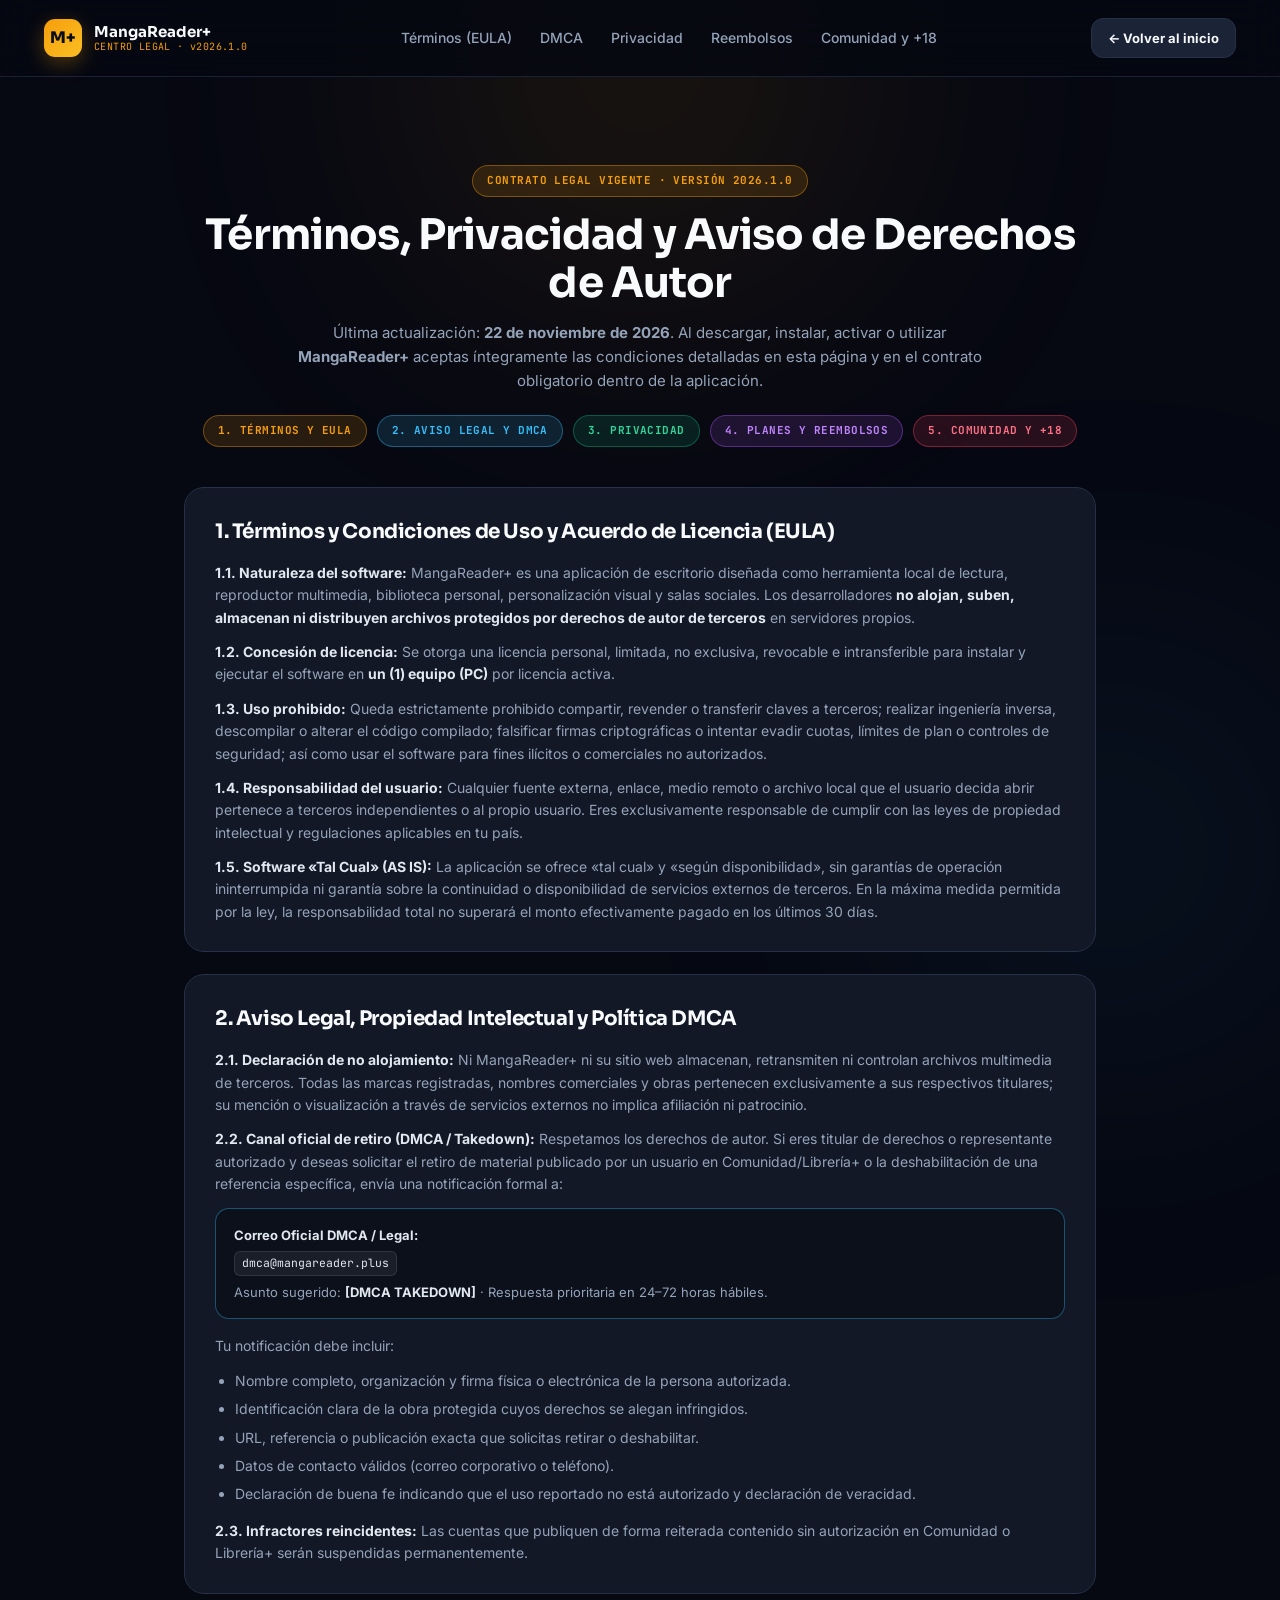
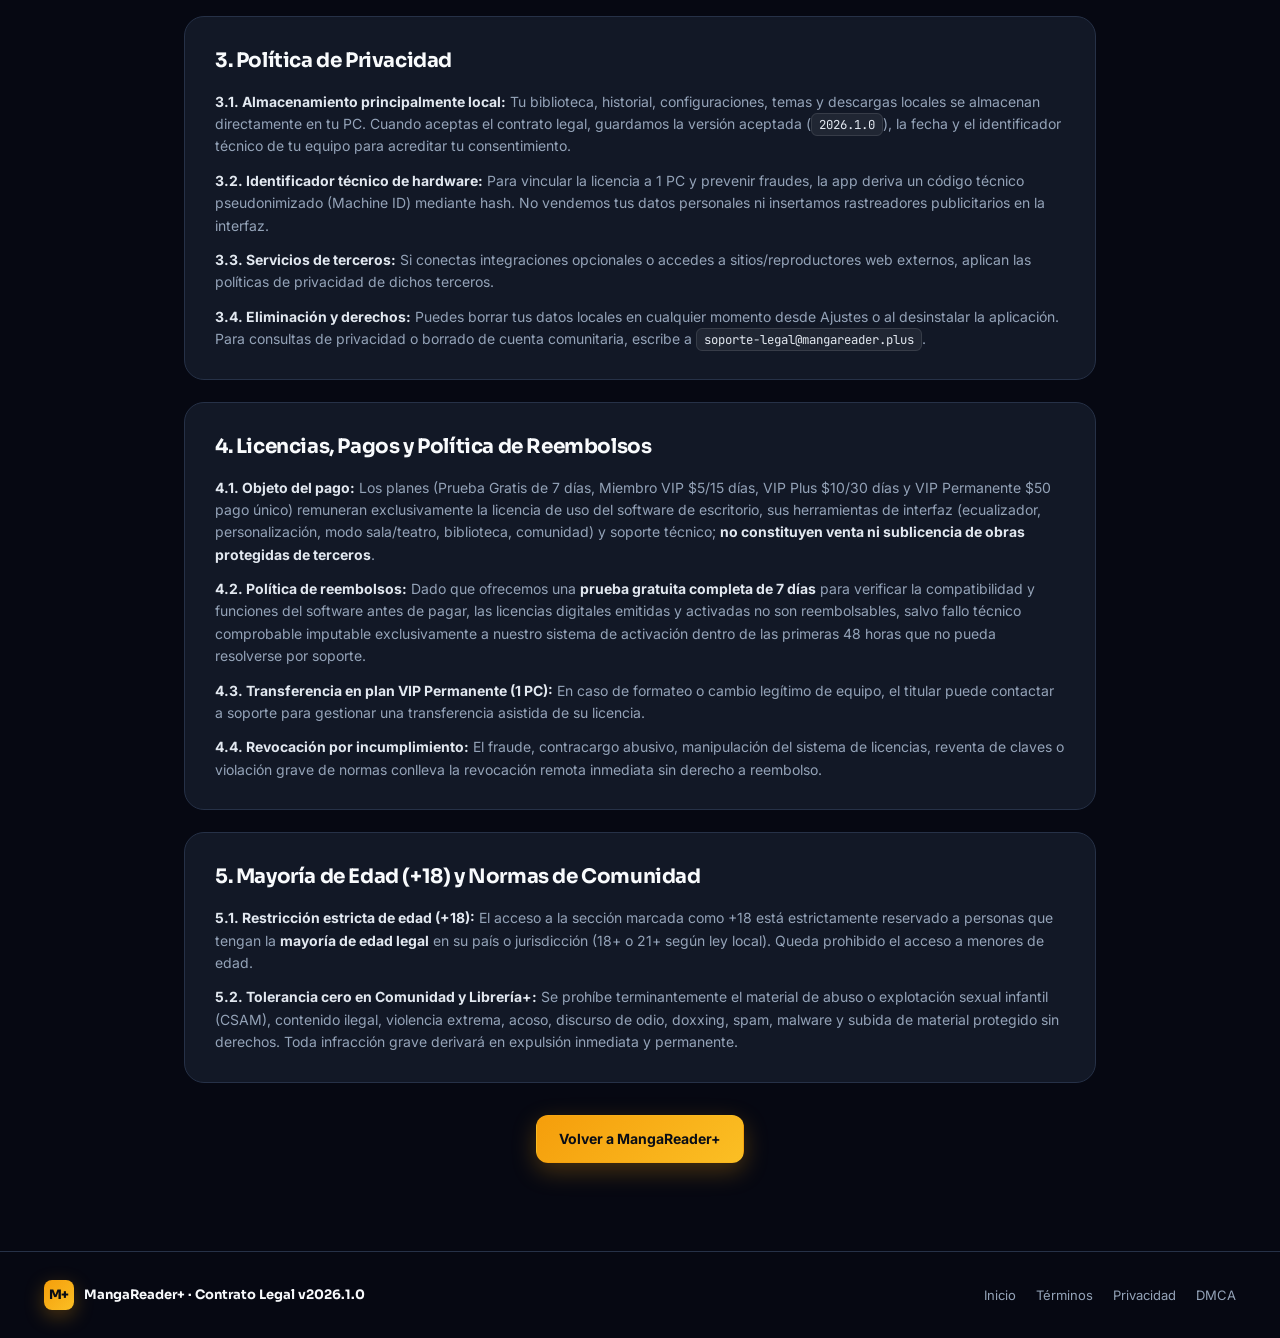
<file: docs/legal.html>
<!DOCTYPE html>
<html lang="es">
<head>
  <meta charset="UTF-8" />
  <meta name="viewport" content="width=device-width, initial-scale=1.0" />
  <title>Centro Legal, Términos, Privacidad y DMCA — MangaReader+</title>
  <meta name="description" content="Términos y Condiciones (EULA v2026.1.0), Política de Privacidad, Aviso Legal, Política DMCA / Derechos de Autor y Política de Reembolsos de MangaReader+." />
  <meta name="theme-color" content="#060812" />
  <link rel="icon" href="https://github.com/user-attachments/assets/0fff0aef-9899-4e54-8212-9d727c70598d" />
  <link rel="preconnect" href="https://fonts.googleapis.com" />
  <link rel="preconnect" href="https://fonts.gstatic.com" crossorigin />
  <link href="https://fonts.googleapis.com/css2?family=Inter:wght@400;500;600;700;800&family=JetBrains+Mono:wght@500;700&family=Sora:wght@600;700;800&display=swap" rel="stylesheet" />
  <link rel="stylesheet" href="./styles.css" />
</head>
<body>
  <div class="ambient-glow ambient-amber" aria-hidden="true"></div>
  <div class="ambient-glow ambient-cyan" aria-hidden="true"></div>

  <header class="navbar" id="top">
    <div class="container nav-inner">
      <a href="./index.html" class="brand" aria-label="Volver a MangaReader+">
        <span class="brand-mark">M+</span>
        <span class="brand-text">
          <strong>MangaReader+</strong>
          <small>CENTRO LEGAL · v2026.1.0</small>
        </span>
      </a>

      <nav class="nav-links" aria-label="Secciones legales">
        <a href="#terminos">Términos (EULA)</a>
        <a href="#dmca">DMCA</a>
        <a href="#privacidad">Privacidad</a>
        <a href="#reembolsos">Reembolsos</a>
        <a href="#comunidad">Comunidad y +18</a>
      </nav>

      <div class="nav-actions">
        <a href="./index.html" class="btn btn-secondary btn-sm">&larr; Volver al inicio</a>
      </div>
    </div>
  </header>

  <main class="section">
    <div class="container container-narrow">
      <div class="legal-hero">
        <span class="eyebrow eyebrow-amber">CONTRATO LEGAL VIGENTE · VERSIÓN 2026.1.0</span>
        <h1>Términos, Privacidad y Aviso de Derechos de Autor</h1>
        <p>
          Última actualización: <strong>22 de noviembre de 2026</strong>. Al descargar, instalar, activar o utilizar <strong>MangaReader+</strong> aceptas íntegramente las condiciones detalladas en esta página y en el contrato obligatorio dentro de la aplicación.
        </p>
        <div class="legal-quick-nav">
          <a href="#terminos" class="mini-tag tag-amber">1. Términos y EULA</a>
          <a href="#dmca" class="mini-tag tag-cyan">2. Aviso Legal y DMCA</a>
          <a href="#privacidad" class="mini-tag tag-emerald">3. Privacidad</a>
          <a href="#reembolsos" class="mini-tag tag-violet">4. Planes y Reembolsos</a>
          <a href="#comunidad" class="mini-tag tag-rose">5. Comunidad y +18</a>
        </div>
      </div>

      <!-- 1. Términos y EULA -->
      <article class="legal-card" id="terminos">
        <h2>1. Términos y Condiciones de Uso y Acuerdo de Licencia (EULA)</h2>
        <p>
          <strong>1.1. Naturaleza del software:</strong> MangaReader+ es una aplicación de escritorio diseñada como herramienta local de lectura, reproductor multimedia, biblioteca personal, personalización visual y salas sociales. Los desarrolladores <strong>no alojan, suben, almacenan ni distribuyen archivos protegidos por derechos de autor de terceros</strong> en servidores propios.
        </p>
        <p>
          <strong>1.2. Concesión de licencia:</strong> Se otorga una licencia personal, limitada, no exclusiva, revocable e intransferible para instalar y ejecutar el software en <strong>un (1) equipo (PC)</strong> por licencia activa.
        </p>
        <p>
          <strong>1.3. Uso prohibido:</strong> Queda estrictamente prohibido compartir, revender o transferir claves a terceros; realizar ingeniería inversa, descompilar o alterar el código compilado; falsificar firmas criptográficas o intentar evadir cuotas, límites de plan o controles de seguridad; así como usar el software para fines ilícitos o comerciales no autorizados.
        </p>
        <p>
          <strong>1.4. Responsabilidad del usuario:</strong> Cualquier fuente externa, enlace, medio remoto o archivo local que el usuario decida abrir pertenece a terceros independientes o al propio usuario. Eres exclusivamente responsable de cumplir con las leyes de propiedad intelectual y regulaciones aplicables en tu país.
        </p>
        <p>
          <strong>1.5. Software «Tal Cual» (AS IS):</strong> La aplicación se ofrece «tal cual» y «según disponibilidad», sin garantías de operación ininterrumpida ni garantía sobre la continuidad o disponibilidad de servicios externos de terceros. En la máxima medida permitida por la ley, la responsabilidad total no superará el monto efectivamente pagado en los últimos 30 días.
        </p>
      </article>

      <!-- 2. DMCA y Derechos de Autor -->
      <article class="legal-card" id="dmca">
        <h2>2. Aviso Legal, Propiedad Intelectual y Política DMCA</h2>
        <p>
          <strong>2.1. Declaración de no alojamiento:</strong> Ni MangaReader+ ni su sitio web almacenan, retransmiten ni controlan archivos multimedia de terceros. Todas las marcas registradas, nombres comerciales y obras pertenecen exclusivamente a sus respectivos titulares; su mención o visualización a través de servicios externos no implica afiliación ni patrocinio.
        </p>
        <p>
          <strong>2.2. Canal oficial de retiro (DMCA / Takedown):</strong> Respetamos los derechos de autor. Si eres titular de derechos o representante autorizado y deseas solicitar el retiro de material publicado por un usuario en Comunidad/Librería+ o la deshabilitación de una referencia específica, envía una notificación formal a:
        </p>
        <div class="legal-contact-box">
          <strong>Correo Oficial DMCA / Legal:</strong>
          <code>dmca@mangareader.plus</code>
          <span>Asunto sugerido: <strong>[DMCA TAKEDOWN]</strong> · Respuesta prioritaria en 24–72 horas hábiles.</span>
        </div>
        <p>Tu notificación debe incluir:</p>
        <ul class="legal-list">
          <li>Nombre completo, organización y firma física o electrónica de la persona autorizada.</li>
          <li>Identificación clara de la obra protegida cuyos derechos se alegan infringidos.</li>
          <li>URL, referencia o publicación exacta que solicitas retirar o deshabilitar.</li>
          <li>Datos de contacto válidos (correo corporativo o teléfono).</li>
          <li>Declaración de buena fe indicando que el uso reportado no está autorizado y declaración de veracidad.</li>
        </ul>
        <p>
          <strong>2.3. Infractores reincidentes:</strong> Las cuentas que publiquen de forma reiterada contenido sin autorización en Comunidad o Librería+ serán suspendidas permanentemente.
        </p>
      </article>

      <!-- 3. Privacidad -->
      <article class="legal-card" id="privacidad">
        <h2>3. Política de Privacidad</h2>
        <p>
          <strong>3.1. Almacenamiento principalmente local:</strong> Tu biblioteca, historial, configuraciones, temas y descargas locales se almacenan directamente en tu PC. Cuando aceptas el contrato legal, guardamos la versión aceptada (<code>2026.1.0</code>), la fecha y el identificador técnico de tu equipo para acreditar tu consentimiento.
        </p>
        <p>
          <strong>3.2. Identificador técnico de hardware:</strong> Para vincular la licencia a 1 PC y prevenir fraudes, la app deriva un código técnico pseudonimizado (Machine ID) mediante hash. No vendemos tus datos personales ni insertamos rastreadores publicitarios en la interfaz.
        </p>
        <p>
          <strong>3.3. Servicios de terceros:</strong> Si conectas integraciones opcionales o accedes a sitios/reproductores web externos, aplican las políticas de privacidad de dichos terceros.
        </p>
        <p>
          <strong>3.4. Eliminación y derechos:</strong> Puedes borrar tus datos locales en cualquier momento desde Ajustes o al desinstalar la aplicación. Para consultas de privacidad o borrado de cuenta comunitaria, escribe a <code>soporte-legal@mangareader.plus</code>.
        </p>
      </article>

      <!-- 4. Planes y Reembolsos -->
      <article class="legal-card" id="reembolsos">
        <h2>4. Licencias, Pagos y Política de Reembolsos</h2>
        <p>
          <strong>4.1. Objeto del pago:</strong> Los planes (Prueba Gratis de 7 días, Miembro VIP $5/15 días, VIP Plus $10/30 días y VIP Permanente $50 pago único) remuneran exclusivamente la licencia de uso del software de escritorio, sus herramientas de interfaz (ecualizador, personalización, modo sala/teatro, biblioteca, comunidad) y soporte técnico; <strong>no constituyen venta ni sublicencia de obras protegidas de terceros</strong>.
        </p>
        <p>
          <strong>4.2. Política de reembolsos:</strong> Dado que ofrecemos una <strong>prueba gratuita completa de 7 días</strong> para verificar la compatibilidad y funciones del software antes de pagar, las licencias digitales emitidas y activadas no son reembolsables, salvo fallo técnico comprobable imputable exclusivamente a nuestro sistema de activación dentro de las primeras 48 horas que no pueda resolverse por soporte.
        </p>
        <p>
          <strong>4.3. Transferencia en plan VIP Permanente (1 PC):</strong> En caso de formateo o cambio legítimo de equipo, el titular puede contactar a soporte para gestionar una transferencia asistida de su licencia.
        </p>
        <p>
          <strong>4.4. Revocación por incumplimiento:</strong> El fraude, contracargo abusivo, manipulación del sistema de licencias, reventa de claves o violación grave de normas conlleva la revocación remota inmediata sin derecho a reembolso.
        </p>
      </article>

      <!-- 5. Comunidad y +18 -->
      <article class="legal-card" id="comunidad">
        <h2>5. Mayoría de Edad (+18) y Normas de Comunidad</h2>
        <p>
          <strong>5.1. Restricción estricta de edad (+18):</strong> El acceso a la sección marcada como +18 está estrictamente reservado a personas que tengan la <strong>mayoría de edad legal</strong> en su país o jurisdicción (18+ o 21+ según ley local). Queda prohibido el acceso a menores de edad.
        </p>
        <p>
          <strong>5.2. Tolerancia cero en Comunidad y Librería+:</strong> Se prohíbe terminantemente el material de abuso o explotación sexual infantil (CSAM), contenido ilegal, violencia extrema, acoso, discurso de odio, doxxing, spam, malware y subida de material protegido sin derechos. Toda infracción grave derivará en expulsión inmediata y permanente.
        </p>
      </article>

      <div class="legal-back-wrap">
        <a href="./index.html" class="btn btn-primary">Volver a MangaReader+</a>
      </div>
    </div>
  </main>

  <footer class="footer">
    <div class="container footer-inner">
      <div class="footer-brand">
        <span class="brand-mark brand-mark-sm">M+</span>
        <span>MangaReader+ · Contrato Legal v2026.1.0</span>
      </div>
      <div class="footer-links">
        <a href="./index.html">Inicio</a>
        <a href="#terminos">Términos</a>
        <a href="#privacidad">Privacidad</a>
        <a href="#dmca">DMCA</a>
      </div>
    </div>
  </footer>
</body>
</html>
</file>
<file: docs/styles.css>
/* MangaReader+ — Landing Page Styles */

:root {
  --bg-canvas: #060812;
  --bg-elevated: #0b101b;
  --bg-surface: #121826;
  --bg-surface-alt: #1b2336;
  --text-primary: #f8fafc;
  --text-secondary: #94a3b8;
  --text-muted: #64748b;
  --accent-amber: #f59e0b;
  --accent-cyan: #38bdf8;
  --accent-emerald: #10b981;
  --accent-rose: #f43f5e;
  --accent-violet: #a855f7;
  --border-subtle: #263147;
  --radius-md: 14px;
  --radius-lg: 20px;
  --radius-xl: 26px;
}

*,
*::before,
*::after {
  box-sizing: border-box;
}

html {
  scroll-behavior: smooth;
}

body {
  margin: 0;
  font-family: 'Inter', system-ui, -apple-system, sans-serif;
  background-color: var(--bg-canvas);
  color: var(--text-primary);
  line-height: 1.6;
  overflow-x: hidden;
  -webkit-font-smoothing: antialiased;
}

h1, h2, h3, h4, .brand-mark, .metric-val, .price-amount {
  font-family: 'Sora', system-ui, sans-serif;
  letter-spacing: -0.02em;
  margin: 0;
}

code {
  font-family: 'JetBrains Mono', monospace;
  font-size: 0.88em;
  background: rgba(255, 255, 255, 0.06);
  border: 1px solid rgba(255, 255, 255, 0.1);
  padding: 2px 7px;
  border-radius: 6px;
  color: #e2e8f0;
}

a {
  color: inherit;
  text-decoration: none;
}

.container {
  width: 100%;
  max-width: 1240px;
  margin: 0 auto;
  padding: 0 24px;
}

.container-narrow {
  max-width: 960px;
}

/* Ambient Glows */
.ambient-glow {
  position: fixed;
  width: 580px;
  height: 580px;
  border-radius: 999px;
  filter: blur(140px);
  pointer-events: none;
  z-index: -1;
  opacity: 0.22;
}
.ambient-amber {
  top: -220px;
  left: 50%;
  transform: translateX(-50%);
  background: radial-gradient(circle, var(--accent-amber), transparent 70%);
}
.ambient-cyan {
  bottom: -240px;
  right: -120px;
  background: radial-gradient(circle, var(--accent-cyan), transparent 70%);
  opacity: 0.14;
}

/* Navbar */
.navbar {
  position: sticky;
  top: 0;
  z-index: 50;
  background: rgba(6, 8, 18, 0.82);
  backdrop-filter: blur(18px);
  -webkit-backdrop-filter: blur(18px);
  border-bottom: 1px solid rgba(38, 49, 71, 0.65);
}

.nav-inner {
  height: 76px;
  display: flex;
  align-items: center;
  justify-content: space-between;
  gap: 20px;
}

.brand {
  display: flex;
  align-items: center;
  gap: 12px;
}

.brand-mark {
  width: 38px;
  height: 38px;
  border-radius: 11px;
  background: linear-gradient(135deg, #f59e0b, #fbbf24);
  color: #090d16;
  display: inline-flex;
  align-items: center;
  justify-content: center;
  font-weight: 800;
  font-size: 16px;
  box-shadow: 0 6px 20px rgba(245, 158, 11, 0.3);
}

.brand-mark-sm {
  width: 30px;
  height: 30px;
  font-size: 13px;
  border-radius: 8px;
}

.brand-text {
  display: flex;
  flex-direction: column;
  line-height: 1.2;
}

.brand-text strong {
  font-family: 'Sora', sans-serif;
  font-size: 15px;
  font-weight: 700;
}

.brand-text small {
  font-family: 'JetBrains Mono', monospace;
  font-size: 10px;
  color: var(--accent-amber);
  letter-spacing: 0.04em;
}

.nav-links {
  display: flex;
  align-items: center;
  gap: 28px;
}

.nav-links a {
  font-size: 14px;
  font-weight: 500;
  color: var(--text-secondary);
  transition: color 0.2s ease;
}

.nav-links a:hover {
  color: var(--text-primary);
}

.nav-actions {
  display: flex;
  align-items: center;
  gap: 12px;
}

.mobile-menu-btn {
  display: none;
  flex-direction: column;
  justify-content: center;
  gap: 5px;
  width: 38px;
  height: 38px;
  background: var(--bg-surface);
  border: 1px solid var(--border-subtle);
  border-radius: 10px;
  cursor: pointer;
  padding: 8px;
}

.mobile-menu-btn span {
  display: block;
  height: 2px;
  background: var(--text-primary);
  border-radius: 2px;
}

.mobile-drawer {
  display: flex;
  flex-direction: column;
  gap: 14px;
  padding: 20px 24px 24px;
  background: var(--bg-elevated);
  border-bottom: 1px solid var(--border-subtle);
}

.mobile-drawer[hidden] {
  display: none;
}

.mobile-drawer a {
  font-size: 15px;
  font-weight: 500;
  color: var(--text-secondary);
}

/* Pills & Badges */
.pill-emerald,
.eyebrow,
.mini-tag {
  display: inline-flex;
  align-items: center;
  gap: 8px;
  font-family: 'JetBrains Mono', monospace;
  font-size: 11px;
  font-weight: 700;
  letter-spacing: 0.04em;
  border-radius: 999px;
  padding: 6px 14px;
  text-transform: uppercase;
}

.pill-emerald {
  background: rgba(16, 185, 129, 0.14);
  border: 1px solid rgba(16, 185, 129, 0.42);
  color: #34d399;
  cursor: pointer;
  transition: background 0.2s ease, transform 0.2s ease;
}

.pill-emerald:hover {
  background: rgba(16, 185, 129, 0.22);
  transform: translateY(-1px);
}

.pulse-dot {
  width: 7px;
  height: 7px;
  border-radius: 999px;
  background: #34d399;
  box-shadow: 0 0 0 0 rgba(52, 211, 153, 0.7);
  animation: pulse 2s infinite;
}

@keyframes pulse {
  0% { box-shadow: 0 0 0 0 rgba(52, 211, 153, 0.65); }
  70% { box-shadow: 0 0 0 8px rgba(52, 211, 153, 0); }
  100% { box-shadow: 0 0 0 0 rgba(52, 211, 153, 0); }
}

.eyebrow-amber, .tag-amber {
  background: rgba(245, 158, 11, 0.14);
  border: 1px solid rgba(245, 158, 11, 0.38);
  color: var(--accent-amber);
}
.eyebrow-cyan, .tag-cyan {
  background: rgba(56, 189, 248, 0.14);
  border: 1px solid rgba(56, 189, 248, 0.38);
  color: var(--accent-cyan);
}
.eyebrow-emerald, .tag-emerald {
  background: rgba(16, 185, 129, 0.14);
  border: 1px solid rgba(16, 185, 129, 0.38);
  color: #34d399;
}
.eyebrow-violet, .tag-violet {
  background: rgba(168, 85, 247, 0.14);
  border: 1px solid rgba(168, 85, 247, 0.4);
  color: #c084fc;
}
.tag-rose {
  background: rgba(244, 63, 94, 0.14);
  border: 1px solid rgba(244, 63, 94, 0.4);
  color: #fb7185;
}

/* Buttons */
.btn {
  display: inline-flex;
  align-items: center;
  justify-content: center;
  gap: 8px;
  font-family: 'Inter', sans-serif;
  font-weight: 700;
  font-size: 14px;
  border-radius: 12px;
  padding: 12px 22px;
  border: 1px solid transparent;
  cursor: pointer;
  transition: transform 0.18s ease, box-shadow 0.2s ease, background 0.2s ease, border-color 0.2s ease;
}

.btn:hover {
  transform: translateY(-2px);
}

.btn-sm {
  padding: 9px 16px;
  font-size: 13px;
}

.btn-lg {
  padding: 14px 26px;
  font-size: 15px;
}

.btn-block {
  width: 100%;
}

.btn-primary {
  background: linear-gradient(135deg, #f59e0b, #fbbf24);
  color: #090d16;
  box-shadow: 0 8px 24px rgba(245, 158, 11, 0.28);
}

.btn-primary:hover {
  box-shadow: 0 12px 30px rgba(245, 158, 11, 0.42);
}

.btn-secondary {
  background: var(--bg-surface-alt);
  color: var(--text-primary);
  border-color: var(--border-subtle);
}

.btn-secondary:hover {
  border-color: #475569;
  background: #232d45;
}

.btn-emerald {
  background: var(--accent-emerald);
  color: #04120c;
  box-shadow: 0 8px 22px rgba(16, 185, 129, 0.25);
}

.btn-violet {
  background: var(--accent-violet);
  color: #ffffff;
  box-shadow: 0 8px 24px rgba(168, 85, 247, 0.3);
}

/* Hero Section */
.hero {
  padding: 68px 0 88px;
}

.hero-inner {
  display: flex;
  flex-direction: column;
  align-items: center;
  text-align: center;
}

.hero-announcement {
  margin-bottom: 24px;
  cursor: default;
}

.hero-title {
  max-width: 900px;
  font-size: clamp(34px, 5vw, 58px);
  font-weight: 800;
  line-height: 1.12;
  margin-bottom: 20px;
}

.text-gradient {
  background: linear-gradient(135deg, #fbbf24 0%, #f59e0b 45%, #38bdf8 100%);
  -webkit-background-clip: text;
  background-clip: text;
  color: transparent;
}

.hero-subtitle {
  max-width: 740px;
  font-size: clamp(15px, 1.8vw, 18px);
  color: var(--text-secondary);
  margin: 0 0 28px;
}

.hero-ctas {
  display: flex;
  flex-wrap: wrap;
  justify-content: center;
  gap: 14px;
  margin-bottom: 34px;
}

.hero-metrics {
  display: grid;
  grid-template-columns: repeat(4, minmax(140px, 1fr));
  gap: 14px;
  width: 100%;
  max-width: 720px;
  margin-bottom: 48px;
}

.metric-card {
  background: rgba(18, 24, 38, 0.85);
  border: 1px solid var(--border-subtle);
  border-radius: 16px;
  padding: 16px 14px;
  display: flex;
  flex-direction: column;
  gap: 4px;
}

.metric-val {
  font-size: 24px;
  font-weight: 800;
  color: var(--accent-amber);
}

.metric-lbl {
  font-size: 12px;
  color: var(--text-secondary);
}

/* Interactive Desktop App Preview */
.app-window {
  width: 100%;
  max-width: 1120px;
  background: #0b101b;
  border-radius: 22px;
  border: 1.5px solid rgba(245, 158, 11, 0.45);
  box-shadow: 0 30px 90px rgba(0, 0, 0, 0.65), 0 0 60px rgba(245, 158, 11, 0.08);
  overflow: hidden;
  text-align: left;
}

.app-titlebar {
  display: flex;
  align-items: center;
  justify-content: space-between;
  flex-wrap: wrap;
  gap: 12px;
  padding: 14px 20px;
  background: #0f1626;
  border-bottom: 1px solid var(--border-subtle);
}

.window-dots {
  display: flex;
  gap: 7px;
}
.window-dots .dot {
  width: 11px;
  height: 11px;
  border-radius: 999px;
}
.dot.red { background: #ef4444; }
.dot.yellow { background: #f59e0b; }
.dot.green { background: #10b981; }

.window-title {
  font-family: 'JetBrains Mono', monospace;
  font-size: 12px;
  color: var(--text-secondary);
}

.window-chips {
  display: flex;
  flex-wrap: wrap;
  gap: 8px;
}

.chip {
  font-family: 'JetBrains Mono', monospace;
  font-size: 11px;
  font-weight: 700;
  padding: 4px 10px;
  border-radius: 8px;
  border: 1px solid transparent;
}
.chip-emerald { background: rgba(16, 185, 129, 0.16); border-color: rgba(16, 185, 129, 0.45); color: #34d399; }
.chip-cyan { background: rgba(56, 189, 248, 0.16); border-color: rgba(56, 189, 248, 0.45); color: var(--accent-cyan); }
.chip-amber { background: rgba(245, 158, 11, 0.16); border-color: rgba(245, 158, 11, 0.45); color: var(--accent-amber); }
.chip-violet { background: rgba(168, 85, 247, 0.16); border-color: rgba(168, 85, 247, 0.45); color: #c084fc; }

.app-body {
  display: grid;
  grid-template-columns: 230px 1fr;
  gap: 20px;
  padding: 20px;
}

.app-sidebar {
  background: var(--bg-surface);
  border: 1px solid rgba(38, 49, 71, 0.8);
  border-radius: 16px;
  padding: 12px;
  display: flex;
  flex-direction: column;
  gap: 6px;
}

.app-nav-item {
  width: 100%;
  text-align: left;
  background: transparent;
  border: 0;
  color: var(--text-secondary);
  font-family: 'Inter', sans-serif;
  font-size: 13px;
  font-weight: 600;
  padding: 10px 14px;
  border-radius: 10px;
  cursor: pointer;
  transition: background 0.18s ease, color 0.18s ease;
}

.app-nav-item:hover {
  background: rgba(255, 255, 255, 0.05);
  color: var(--text-primary);
}

.app-nav-item.active {
  background: var(--accent-amber);
  color: #090d16;
  font-weight: 700;
}

.app-stage {
  display: flex;
  flex-direction: column;
  gap: 16px;
}

.stage-screen {
  min-height: 200px;
  border-radius: 16px;
  padding: 36px 28px;
  display: flex;
  flex-direction: column;
  align-items: center;
  justify-content: center;
  text-align: center;
  background: linear-gradient(135deg, rgba(16, 25, 45, 0.95), rgba(34, 18, 42, 0.9));
  border: 1px solid rgba(56, 189, 248, 0.35);
  transition: border-color 0.25s ease;
}

.stage-eyebrow {
  font-family: 'JetBrains Mono', monospace;
  font-size: 11px;
  font-weight: 700;
  color: var(--accent-cyan);
  margin-bottom: 10px;
  letter-spacing: 0.05em;
}

.stage-headline {
  font-size: 22px;
  font-weight: 700;
  max-width: 580px;
  margin-bottom: 10px;
}

.stage-meta {
  font-size: 13.5px;
  color: var(--text-secondary);
  max-width: 560px;
  margin: 0;
}

.server-matrix {
  display: grid;
  grid-template-columns: repeat(4, 1fr);
  gap: 12px;
}

.srv-pill {
  background: var(--bg-surface);
  border: 1px solid var(--border-subtle);
  border-radius: 13px;
  padding: 13px 14px;
  display: flex;
  flex-direction: column;
  gap: 3px;
}

.srv-pill strong {
  font-size: 13px;
  color: var(--text-primary);
}

.srv-pill small {
  font-family: 'JetBrains Mono', monospace;
  font-size: 11px;
  color: var(--text-muted);
}

.srv-tag {
  font-family: 'JetBrains Mono', monospace;
  font-size: 10.5px;
  font-weight: 700;
}

.srv-vip { border-color: rgba(168, 85, 247, 0.45); }
.srv-vip .srv-tag { color: #c084fc; }
.srv-plus { border-color: rgba(245, 158, 11, 0.45); }
.srv-plus .srv-tag { color: var(--accent-amber); }
.srv-base { border-color: rgba(56, 189, 248, 0.38); }
.srv-base .srv-tag { color: var(--accent-cyan); }

/* Sections */
.section {
  padding: 88px 0;
}

.section-elevated {
  background: var(--bg-elevated);
  border-top: 1px solid rgba(38, 49, 71, 0.45);
  border-bottom: 1px solid rgba(38, 49, 71, 0.45);
}

.section-header {
  max-width: 760px;
  margin: 0 auto 48px;
  text-align: center;
  display: flex;
  flex-direction: column;
  align-items: center;
  gap: 14px;
}

.section-header h2 {
  font-size: clamp(26px, 3.6vw, 38px);
  font-weight: 800;
  line-height: 1.18;
}

.section-header p {
  margin: 0;
  font-size: 16px;
  color: var(--text-secondary);
}

/* Bento Grid */
.bento-grid {
  display: grid;
  grid-template-columns: repeat(3, 1fr);
  gap: 20px;
}

.feature-card {
  background: var(--bg-surface);
  border: 1px solid var(--border-subtle);
  border-radius: var(--radius-lg);
  padding: 26px;
  transition: transform 0.2s ease, border-color 0.2s ease;
}

.feature-card:hover {
  transform: translateY(-4px);
  border-color: #3b4b6b;
}

.feature-top {
  display: flex;
  align-items: center;
  gap: 12px;
  margin-bottom: 16px;
}

.icon-box {
  width: 40px;
  height: 40px;
  border-radius: 12px;
  display: inline-flex;
  align-items: center;
  justify-content: center;
  font-size: 18px;
}
.icon-amber { background: rgba(245, 158, 11, 0.16); border: 1px solid rgba(245, 158, 11, 0.35); }
.icon-cyan { background: rgba(56, 189, 248, 0.16); border: 1px solid rgba(56, 189, 248, 0.35); }
.icon-rose { background: rgba(244, 63, 94, 0.16); border: 1px solid rgba(244, 63, 94, 0.35); }
.icon-emerald { background: rgba(16, 185, 129, 0.16); border: 1px solid rgba(16, 185, 129, 0.35); }
.icon-violet { background: rgba(168, 85, 247, 0.16); border: 1px solid rgba(168, 85, 247, 0.35); }

.feature-card h3 {
  font-size: 18px;
  font-weight: 700;
  margin-bottom: 10px;
}

.feature-card p {
  margin: 0;
  font-size: 14px;
  color: var(--text-secondary);
}

/* 3-Tier Servers */
.servers-grid {
  display: grid;
  grid-template-columns: repeat(3, 1fr);
  gap: 22px;
}

.server-card {
  background: var(--bg-surface);
  border: 1px solid var(--border-subtle);
  border-radius: var(--radius-lg);
  padding: 26px;
  display: flex;
  flex-direction: column;
  gap: 14px;
}

.server-card-amber { border-color: rgba(245, 158, 11, 0.55); }
.server-card-emerald { border-color: rgba(16, 185, 129, 0.55); }

.server-card-head {
  display: flex;
  align-items: center;
  justify-content: space-between;
  flex-wrap: wrap;
  gap: 8px;
}

.uptime-badge {
  display: inline-flex;
  align-items: center;
  gap: 6px;
  font-family: 'JetBrains Mono', monospace;
  font-size: 11px;
  font-weight: 700;
}
.uptime-cyan { color: var(--accent-cyan); }
.uptime-amber { color: var(--accent-amber); }
.uptime-emerald { color: #34d399; }

.server-card h3 {
  font-size: 20px;
}

.server-card p {
  margin: 0;
  font-size: 14px;
  color: var(--text-secondary);
}

.card-divider {
  border: 0;
  border-top: 1px solid var(--border-subtle);
  margin: 4px 0;
}

.check-list {
  list-style: none;
  margin: 0;
  padding: 0;
  display: flex;
  flex-direction: column;
  gap: 9px;
  font-size: 13.5px;
  color: #e2e8f0;
}

.check-list li::before {
  content: '•';
  color: var(--accent-amber);
  font-weight: 800;
  margin-right: 9px;
}

/* Pricing Grid */
.pricing-grid {
  display: grid;
  grid-template-columns: repeat(4, 1fr);
  gap: 20px;
  align-items: stretch;
}

.pricing-card {
  background: var(--bg-surface);
  border: 1px solid var(--border-subtle);
  border-radius: 22px;
  padding: 26px 22px;
  display: flex;
  flex-direction: column;
  gap: 16px;
  transition: transform 0.2s ease, box-shadow 0.2s ease;
}

.pricing-card:hover {
  transform: translateY(-4px);
}

.card-emerald { border-color: rgba(16, 185, 129, 0.5); }
.card-violet { border-color: rgba(168, 85, 247, 0.55); }
.card-featured {
  background: #161d2f;
  border: 2px solid var(--accent-amber);
  box-shadow: 0 20px 60px rgba(245, 158, 11, 0.12);
}

.pricing-top {
  display: flex;
  flex-direction: column;
  align-items: flex-start;
  gap: 12px;
}

.pricing-card h3 {
  font-size: 20px;
}

.price-row {
  display: flex;
  align-items: baseline;
  gap: 6px;
}

.price-amount {
  font-size: 42px;
  font-weight: 800;
  line-height: 1;
}

.price-cycle {
  font-size: 14px;
  color: var(--text-secondary);
}

.plan-desc {
  margin: 0;
  font-size: 13px;
  color: var(--text-secondary);
  min-height: 60px;
}

.plan-features {
  list-style: none;
  margin: 0 0 auto;
  padding: 0;
  display: flex;
  flex-direction: column;
  gap: 10px;
  font-size: 13px;
  color: #e2e8f0;
}

.plan-features li::before {
  content: '✓';
  color: #34d399;
  font-weight: 800;
  margin-right: 8px;
}

/* Comparison Table */
.table-wrap {
  width: 100%;
  overflow-x: auto;
  border-radius: var(--radius-lg);
  border: 1px solid var(--border-subtle);
  background: var(--bg-surface);
}

.compare-table {
  width: 100%;
  border-collapse: collapse;
  min-width: 720px;
  font-size: 13.5px;
}

.compare-table th,
.compare-table td {
  text-align: left;
  padding: 15px 20px;
  border-bottom: 1px solid rgba(38, 49, 71, 0.55);
}

.compare-table thead tr {
  background: var(--bg-surface-alt);
  font-family: 'Sora', sans-serif;
  font-size: 13px;
}

.compare-table tbody tr:nth-child(even) {
  background: rgba(6, 8, 18, 0.35);
}

.compare-table tbody tr:last-child td {
  border-bottom: 0;
}

.col-emerald { color: #34d399; }
.col-cyan { color: var(--accent-cyan); }
.col-amber { color: var(--accent-amber); }
.col-violet { color: #c084fc; }
.val-strong { color: #34d399; font-weight: 700; }

/* FAQ */
.faq-list {
  display: flex;
  flex-direction: column;
  gap: 12px;
  margin-bottom: 56px;
}

.faq-item {
  background: var(--bg-surface);
  border: 1px solid var(--border-subtle);
  border-radius: 16px;
  padding: 18px 22px;
}

.faq-item[open] {
  border-color: rgba(245, 158, 11, 0.45);
}

.faq-item summary {
  cursor: pointer;
  font-family: 'Sora', sans-serif;
  font-size: 15.5px;
  font-weight: 700;
  list-style: none;
  display: flex;
  align-items: center;
  justify-content: space-between;
  gap: 16px;
}

.faq-item summary::-webkit-details-marker {
  display: none;
}

.faq-item summary::after {
  content: '+';
  font-family: 'JetBrains Mono', monospace;
  font-size: 20px;
  color: var(--accent-amber);
}

.faq-item[open] summary::after {
  content: '−';
}

.faq-item p {
  margin: 12px 0 0;
  font-size: 14px;
  color: var(--text-secondary);
}

/* Final CTA Banner */
.final-cta {
  background: linear-gradient(135deg, #1b223b 0%, #271e3f 50%, #142838 100%);
  border: 1.5px solid rgba(245, 158, 11, 0.45);
  border-radius: var(--radius-xl);
  padding: 48px 36px;
  text-align: center;
  display: flex;
  flex-direction: column;
  align-items: center;
  gap: 16px;
}

.final-cta h2 {
  font-size: clamp(24px, 3.2vw, 34px);
}

.final-cta p {
  margin: 0 0 8px;
  max-width: 620px;
  color: #cbd5e1;
}

.linux-link-row {
  margin: 4px 0 0;
  font-size: 13px;
  color: var(--text-secondary);
}

.linux-link-row a {
  color: var(--accent-cyan);
  font-weight: 600;
  text-decoration: underline;
  text-underline-offset: 3px;
}

.linux-link-row a:hover {
  color: var(--text-primary);
}

/* Footer */
.footer {
  border-top: 1px solid var(--border-subtle);
  padding: 28px 0;
  background: var(--bg-canvas);
}

.footer-inner {
  display: flex;
  align-items: center;
  justify-content: space-between;
  flex-wrap: wrap;
  gap: 16px;
  font-size: 13px;
  color: var(--text-secondary);
}

.footer-brand {
  display: flex;
  align-items: center;
  gap: 10px;
  color: var(--text-primary);
  font-family: 'Sora', sans-serif;
  font-weight: 700;
}

.footer-links {
  display: flex;
  flex-wrap: wrap;
  gap: 20px;
}

.footer-links a:hover {
  color: var(--accent-amber);
}

/* Modal */
.modal-backdrop {
  position: fixed;
  inset: 0;
  z-index: 100;
  background: rgba(3, 5, 12, 0.82);
  backdrop-filter: blur(8px);
  display: flex;
  align-items: center;
  justify-content: center;
  padding: 20px;
}

.modal-backdrop[hidden] {
  display: none;
}

.modal-card {
  position: relative;
  width: 100%;
  max-width: 540px;
  background: var(--bg-surface);
  border: 1px solid rgba(245, 158, 11, 0.45);
  border-radius: 22px;
  padding: 30px;
  box-shadow: 0 28px 80px rgba(0, 0, 0, 0.7);
  display: flex;
  flex-direction: column;
  gap: 14px;
}

.modal-close {
  position: absolute;
  top: 16px;
  right: 18px;
  background: transparent;
  border: 0;
  color: var(--text-secondary);
  font-size: 28px;
  line-height: 1;
  cursor: pointer;
}

.modal-close:hover {
  color: var(--text-primary);
}

.modal-card h3 {
  font-size: 22px;
}

.modal-card h3 span {
  color: var(--accent-amber);
}

.modal-lead {
  margin: 0;
  font-size: 14px;
  color: var(--text-secondary);
}

.steps-list {
  list-style: none;
  margin: 0;
  padding: 0;
  display: flex;
  flex-direction: column;
  gap: 12px;
}

.steps-list li {
  background: var(--bg-elevated);
  border: 1px solid var(--border-subtle);
  border-radius: 12px;
  padding: 12px 14px;
  display: flex;
  flex-direction: column;
  gap: 4px;
  font-size: 13px;
}

.steps-list li span {
  color: var(--text-secondary);
}

.modal-form {
  display: flex;
  flex-direction: column;
  gap: 10px;
}

.modal-form label {
  font-size: 12.5px;
  font-weight: 600;
  color: var(--text-secondary);
}

.modal-form input {
  width: 100%;
  background: var(--bg-canvas);
  border: 1px solid var(--border-subtle);
  border-radius: 10px;
  padding: 11px 14px;
  color: var(--text-primary);
  font-family: 'JetBrains Mono', monospace;
  font-size: 13.5px;
}

.modal-form input:focus {
  outline: none;
  border-color: var(--accent-amber);
}

.modal-actions {
  display: flex;
  flex-wrap: wrap;
  gap: 10px;
  margin-top: 4px;
}

.copy-feedback {
  margin: 0;
  min-height: 20px;
  font-size: 12.5px;
  color: #34d399;
}

/* Responsive */
@media (max-width: 1080px) {
  .pricing-grid {
    grid-template-columns: repeat(2, 1fr);
  }
  .bento-grid,
  .servers-grid {
    grid-template-columns: repeat(2, 1fr);
  }
}

@media (max-width: 820px) {
  .nav-links,
  .nav-trial-btn,
  .nav-actions .btn-primary {
    display: none;
  }
  .mobile-menu-btn {
    display: flex;
  }
  .hero-metrics {
    grid-template-columns: repeat(2, 1fr);
  }
  .app-body {
    grid-template-columns: 1fr;
  }
  .app-sidebar {
    flex-direction: row;
    overflow-x: auto;
  }
  .app-nav-item {
    white-space: nowrap;
    width: auto;
  }
  .server-matrix {
    grid-template-columns: repeat(2, 1fr);
  }
}

@media (max-width: 600px) {
  .bento-grid,
  .servers-grid,
  .pricing-grid,
  .server-matrix {
    grid-template-columns: 1fr;
  }
  .final-cta {
    padding: 36px 20px;
  }
}


/* Legal Notice, Consent Checkbox & Dedicated Legal Page */
.hero-legal-note {
  margin: -18px 0 28px;
  font-size: 12px;
  color: var(--text-muted);
}

.hero-legal-note a,
.inline-legal-link {
  color: var(--accent-cyan);
  text-decoration: underline;
  text-underline-offset: 2px;
}

.hero-legal-note a:hover,
.inline-legal-link:hover {
  color: var(--text-primary);
}

.legal-disclaimer-strip {
  background: rgba(11, 16, 27, 0.9);
  border-top: 1px solid rgba(38, 49, 71, 0.7);
  padding: 20px 0;
}

.legal-strip-inner {
  display: flex;
  align-items: center;
  justify-content: space-between;
  gap: 20px;
  flex-wrap: wrap;
}

.legal-strip-inner p {
  margin: 0;
  flex: 1 1 640px;
  font-size: 12px;
  line-height: 1.55;
  color: var(--text-muted);
}

.legal-strip-inner strong {
  color: var(--text-secondary);
}

.legal-strip-cta {
  font-size: 12.5px;
  font-weight: 700;
  color: var(--accent-amber);
  white-space: nowrap;
}

.legal-strip-cta:hover {
  text-decoration: underline;
}

.legal-consent-check {
  display: flex !important;
  align-items: flex-start;
  gap: 10px;
  background: rgba(16, 185, 129, 0.08);
  border: 1px solid rgba(16, 185, 129, 0.3);
  border-radius: 12px;
  padding: 11px 12px;
  font-size: 12px !important;
  font-weight: 500 !important;
  line-height: 1.45;
  color: #cbd5e1 !important;
  cursor: pointer;
}

.legal-consent-check input[type='checkbox'] {
  width: 17px !important;
  height: 17px;
  margin-top: 2px;
  flex-shrink: 0;
  accent-color: var(--accent-emerald);
  cursor: pointer;
}

.legal-consent-check a {
  color: var(--accent-cyan);
  text-decoration: underline;
  font-weight: 600;
}

.btn:disabled {
  opacity: 0.45;
  cursor: not-allowed;
  transform: none !important;
  box-shadow: none !important;
}

.legal-hero {
  text-align: center;
  display: flex;
  flex-direction: column;
  align-items: center;
  gap: 14px;
  margin-bottom: 40px;
}

.legal-hero h1 {
  font-size: clamp(28px, 4vw, 42px);
  line-height: 1.15;
}

.legal-hero p {
  margin: 0;
  max-width: 720px;
  font-size: 15px;
  color: var(--text-secondary);
}

.legal-quick-nav {
  display: flex;
  flex-wrap: wrap;
  justify-content: center;
  gap: 10px;
  margin-top: 8px;
}

.legal-card {
  background: var(--bg-surface);
  border: 1px solid var(--border-subtle);
  border-radius: var(--radius-lg);
  padding: 28px 30px;
  margin-bottom: 22px;
  scroll-margin-top: 96px;
}

.legal-card h2 {
  font-size: 20px;
  margin-bottom: 14px;
  color: var(--text-primary);
}

.legal-card p {
  margin: 0 0 12px;
  font-size: 14px;
  color: var(--text-secondary);
}

.legal-card p:last-child {
  margin-bottom: 0;
}

.legal-card strong {
  color: #e2e8f0;
}

.legal-list {
  margin: 8px 0 14px;
  padding-left: 20px;
  color: var(--text-secondary);
  font-size: 14px;
  display: flex;
  flex-direction: column;
  gap: 6px;
}

.legal-contact-box {
  background: var(--bg-elevated);
  border: 1px solid rgba(56, 189, 248, 0.38);
  border-radius: 14px;
  padding: 16px 18px;
  margin: 12px 0 16px;
  display: flex;
  flex-direction: column;
  align-items: flex-start;
  gap: 6px;
  font-size: 13px;
  color: var(--text-secondary);
}

.legal-back-wrap {
  margin-top: 32px;
  text-align: center;
}
</file>
